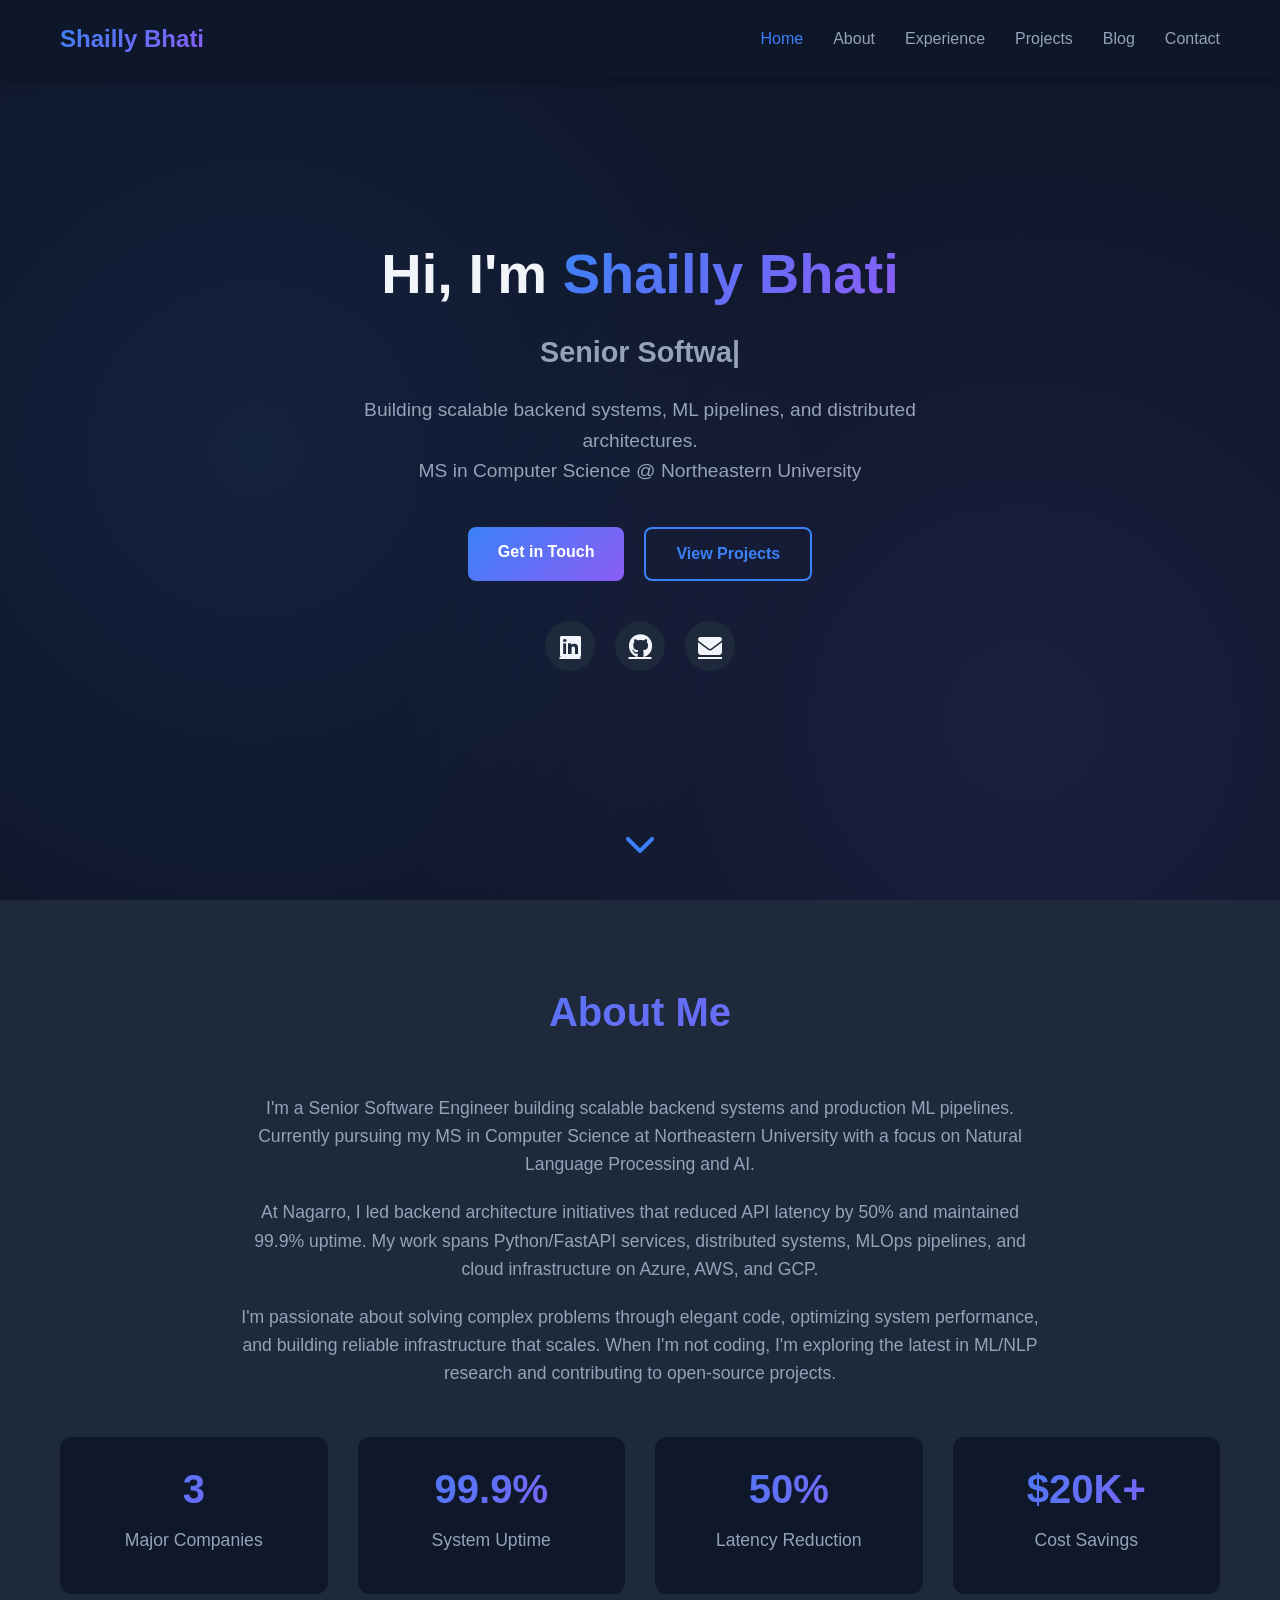
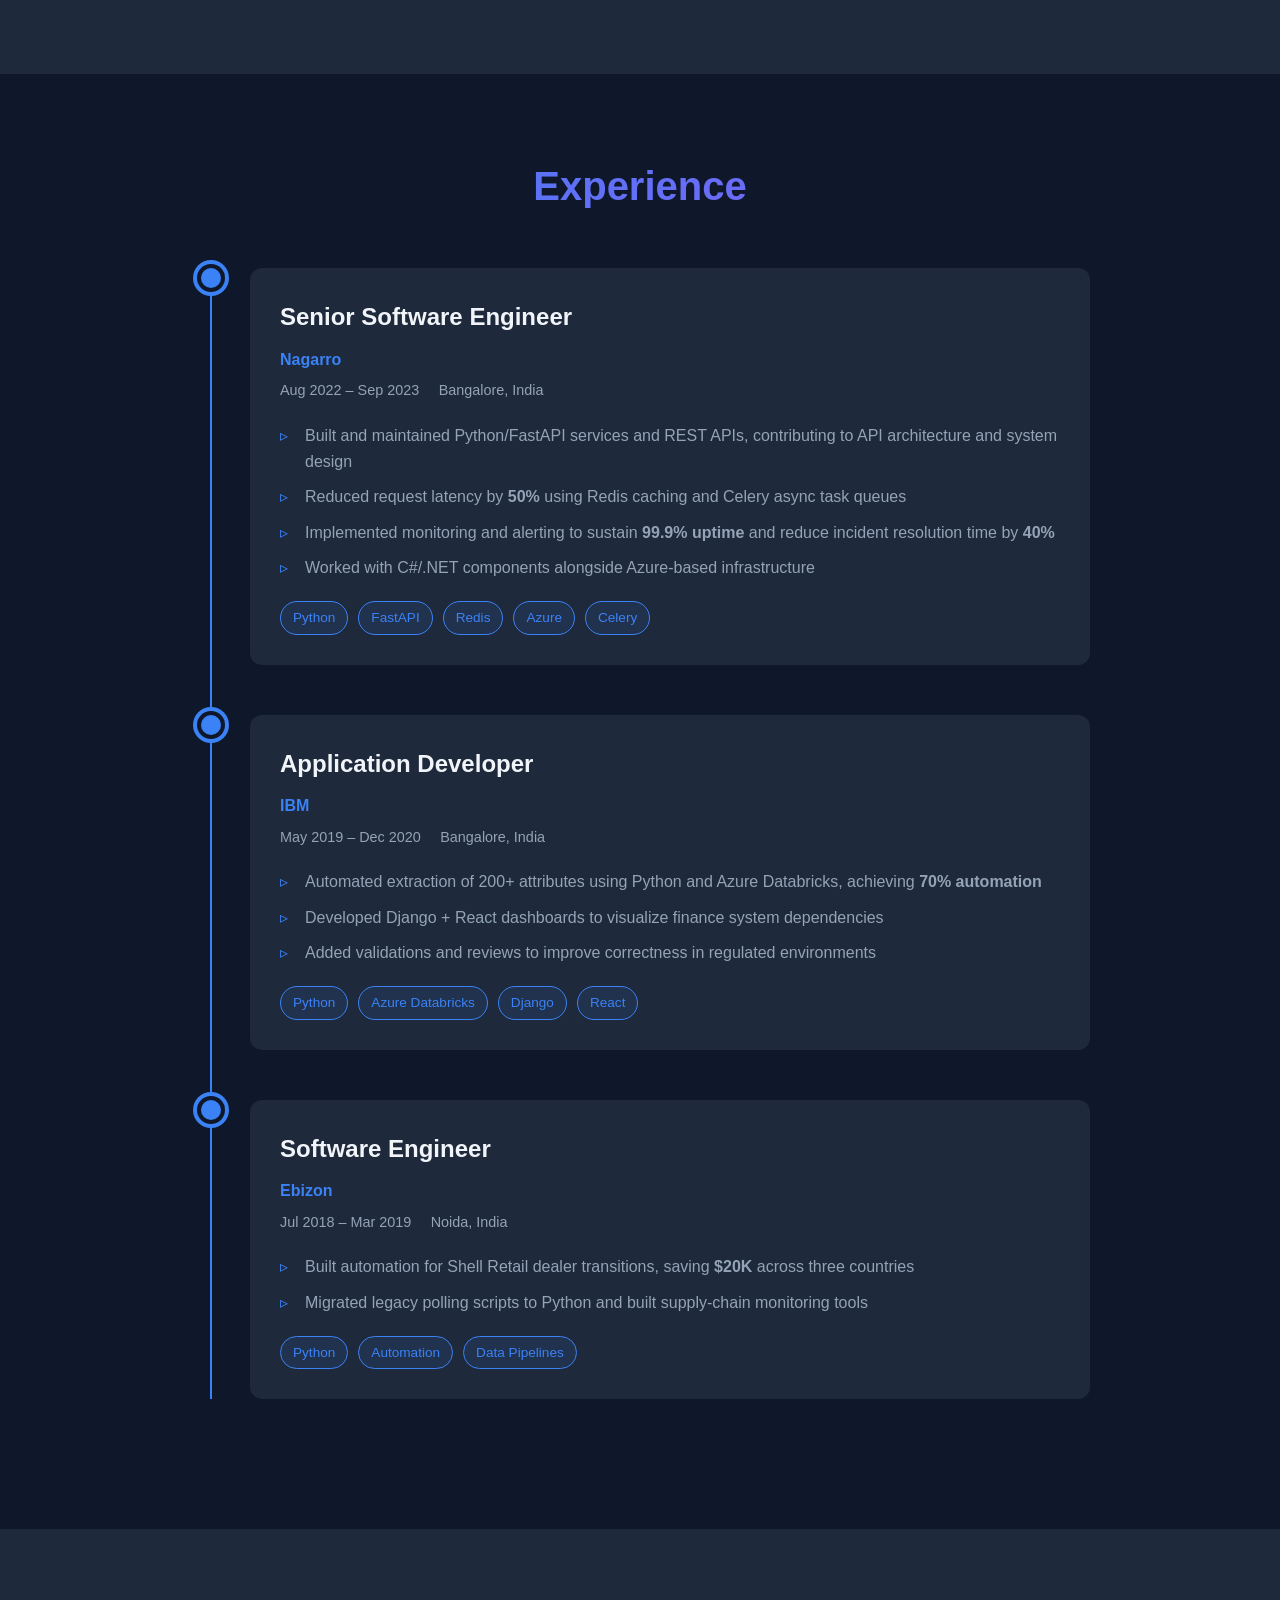
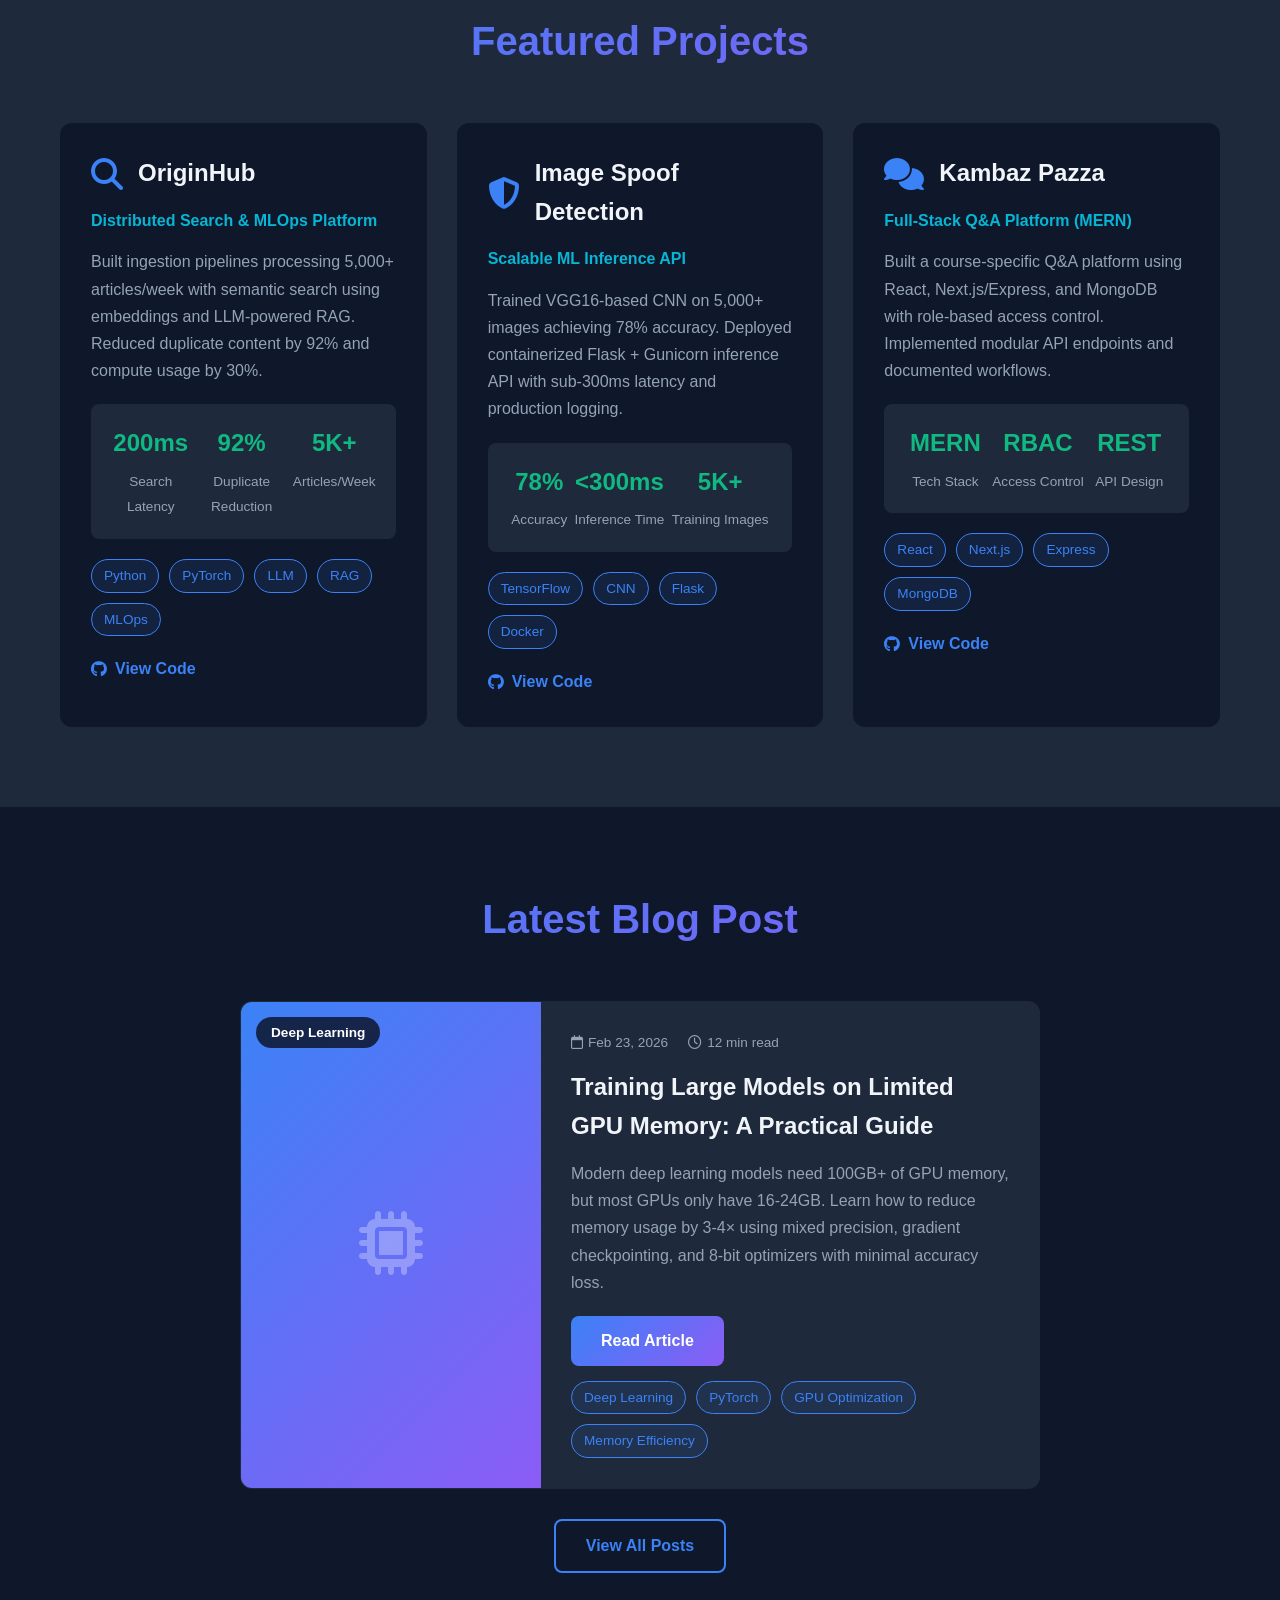
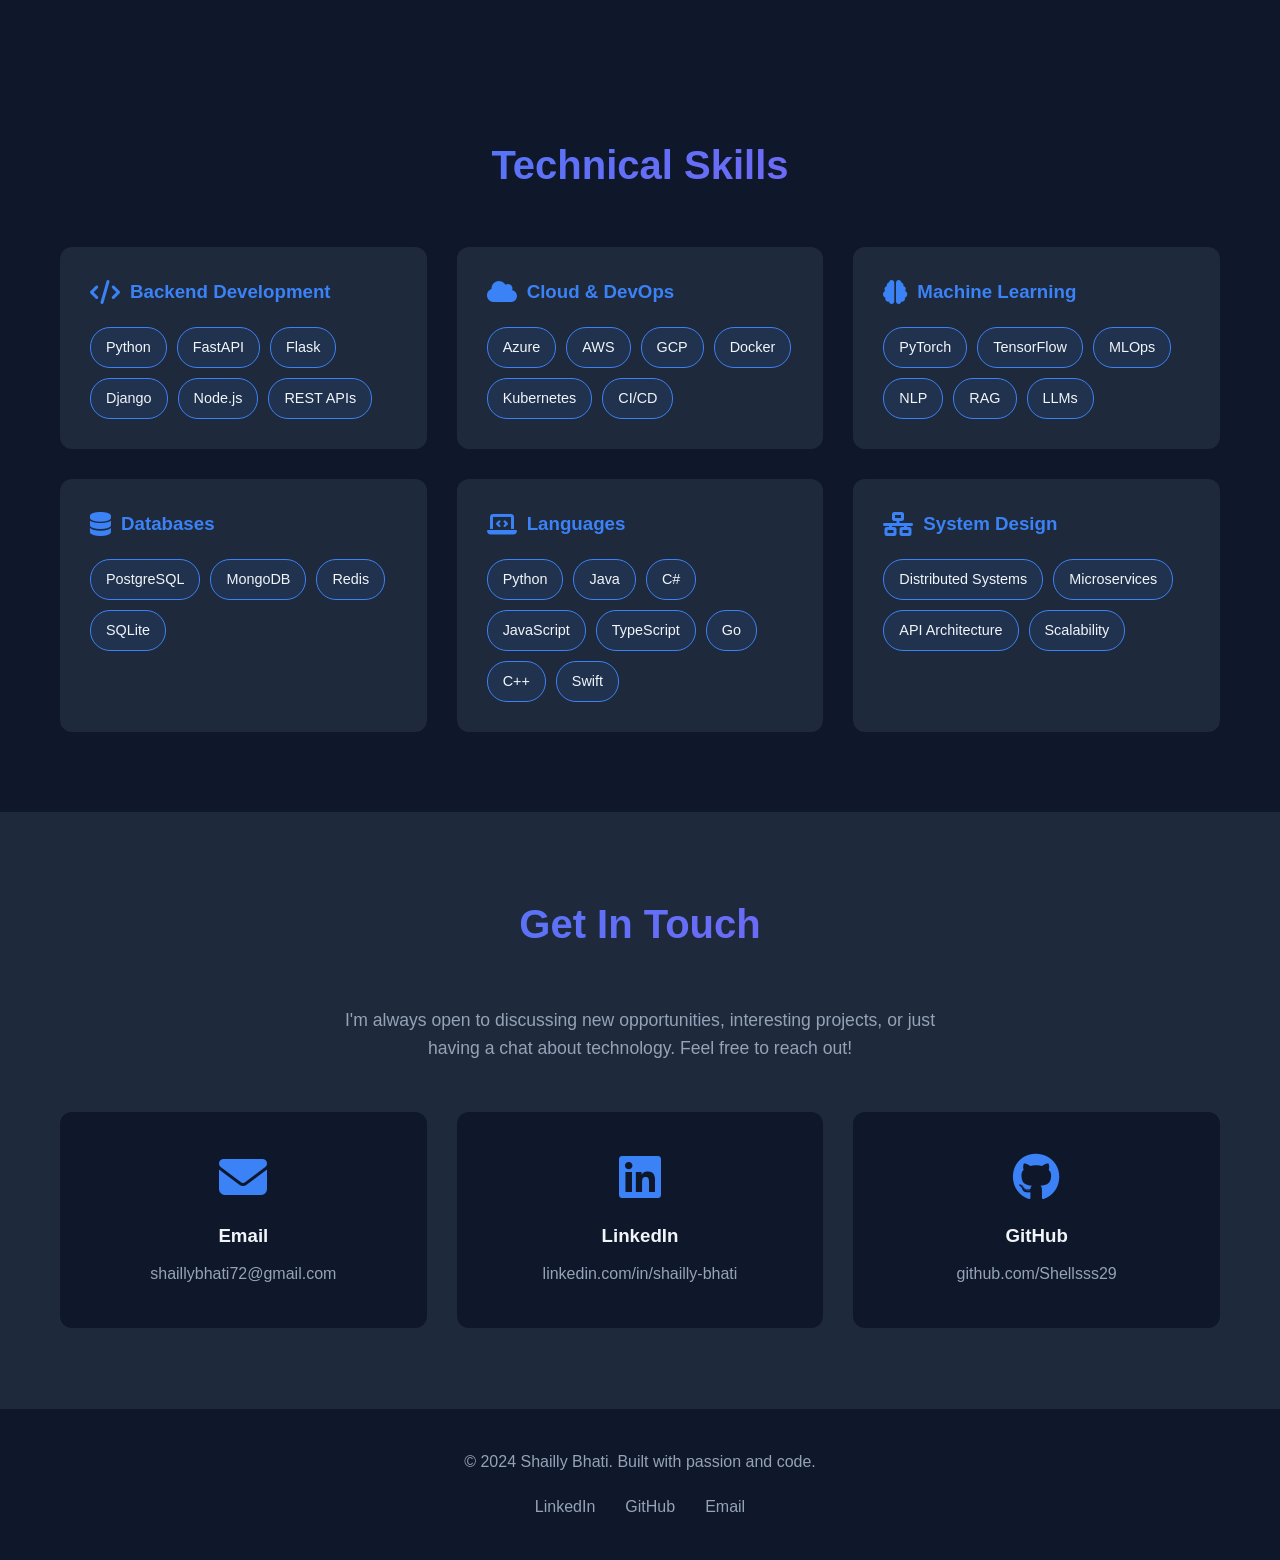
<file: index.html>
<!DOCTYPE html>
<html lang="en">
<head>
    <meta charset="UTF-8">
    <meta name="viewport" content="width=device-width, initial-scale=1.0">
    <meta name="description" content="Shailly Bhati - Senior Software Engineer specializing in Backend Development, MLOps, and Distributed Systems">
    <title>Shailly Bhati | Software Engineer</title>
    <link rel="stylesheet" href="css/style.css">
    <link rel="stylesheet" href="https://cdnjs.cloudflare.com/ajax/libs/font-awesome/6.4.0/css/all.min.css">
</head>
<body>
    <!-- Navigation -->
    <nav class="navbar">
        <div class="container">
            <div class="nav-brand">Shailly Bhati</div>
            <ul class="nav-menu">
                <li><a href="#home" class="nav-link">Home</a></li>
                <li><a href="#about" class="nav-link">About</a></li>
                <li><a href="#experience" class="nav-link">Experience</a></li>
                <li><a href="#projects" class="nav-link">Projects</a></li>
                <li><a href="blog.html" class="nav-link">Blog</a></li>
                <li><a href="#contact" class="nav-link">Contact</a></li>
            </ul>
            <div class="hamburger">
                <span></span>
                <span></span>
                <span></span>
            </div>
        </div>
    </nav>

    <!-- Hero Section -->
    <section id="home" class="hero">
        <div class="container">
            <div class="hero-content">
                <h1 class="hero-title">
                    Hi, I'm <span class="highlight">Shailly Bhati</span>
                </h1>
                <h2 class="hero-subtitle">Senior Software Engineer</h2>
                <p class="hero-description">
                    Building scalable backend systems, ML pipelines, and distributed architectures.
                    <br>MS in Computer Science @ Northeastern University
                </p>
                <div class="hero-buttons">
                    <a href="#contact" class="btn btn-primary">Get in Touch</a>
                    <a href="#projects" class="btn btn-secondary">View Projects</a>
                </div>
                <div class="social-links">
                    <a href="https://www.linkedin.com/in/shailly-bhati" target="_blank" aria-label="LinkedIn">
                        <i class="fab fa-linkedin"></i>
                    </a>
                    <a href="https://github.com/Shellsss29" target="_blank" aria-label="GitHub">
                        <i class="fab fa-github"></i>
                    </a>
                    <a href="mailto:shaillybhati72@gmail.com" aria-label="Email">
                        <i class="fas fa-envelope"></i>
                    </a>
                </div>
            </div>
        </div>
        <div class="scroll-down">
            <a href="#about"><i class="fas fa-chevron-down"></i></a>
        </div>
    </section>

    <!-- About Section -->
    <section id="about" class="about">
        <div class="container">
            <h2 class="section-title">About Me</h2>
            <div class="about-content">
                <div class="about-text">
                    <p>
                        I'm a Senior Software Engineer building scalable backend systems
                        and production ML pipelines. Currently pursuing my MS in Computer Science at Northeastern University
                        with a focus on Natural Language Processing and AI.
                    </p>
                    <p>
                        At Nagarro, I led backend architecture initiatives that reduced API latency by 50% and maintained
                        99.9% uptime. My work spans Python/FastAPI services, distributed systems, MLOps pipelines, and
                        cloud infrastructure on Azure, AWS, and GCP.
                    </p>
                    <p>
                        I'm passionate about solving complex problems through elegant code, optimizing system performance,
                        and building reliable infrastructure that scales. When I'm not coding, I'm exploring the latest
                        in ML/NLP research and contributing to open-source projects.
                    </p>
                    <div class="stats">
                        <div class="stat">
                            <h3>3</h3>
                            <p>Major Companies</p>
                        </div>
                        <div class="stat">
                            <h3>99.9%</h3>
                            <p>System Uptime</p>
                        </div>
                        <div class="stat">
                            <h3>50%</h3>
                            <p>Latency Reduction</p>
                        </div>
                        <div class="stat">
                            <h3>$20K+</h3>
                            <p>Cost Savings</p>
                        </div>
                    </div>
                </div>
            </div>
        </div>
    </section>

    <!-- Experience Section -->
    <section id="experience" class="experience">
        <div class="container">
            <h2 class="section-title">Experience</h2>
            <div class="timeline">
                <!-- Nagarro -->
                <div class="timeline-item">
                    <div class="timeline-dot"></div>
                    <div class="timeline-content">
                        <div class="timeline-header">
                            <h3>Senior Software Engineer</h3>
                            <span class="company">Nagarro</span>
                            <span class="duration">Aug 2022 – Sep 2023</span>
                            <span class="location">Bangalore, India</span>
                        </div>
                        <ul class="timeline-list">
                            <li>Built and maintained Python/FastAPI services and REST APIs, contributing to API architecture and system design</li>
                            <li>Reduced request latency by <strong>50%</strong> using Redis caching and Celery async task queues</li>
                            <li>Implemented monitoring and alerting to sustain <strong>99.9% uptime</strong> and reduce incident resolution time by <strong>40%</strong></li>
                            <li>Worked with C#/.NET components alongside Azure-based infrastructure</li>
                        </ul>
                        <div class="tags">
                            <span class="tag">Python</span>
                            <span class="tag">FastAPI</span>
                            <span class="tag">Redis</span>
                            <span class="tag">Azure</span>
                            <span class="tag">Celery</span>
                        </div>
                    </div>
                </div>

                <!-- IBM -->
                <div class="timeline-item">
                    <div class="timeline-dot"></div>
                    <div class="timeline-content">
                        <div class="timeline-header">
                            <h3>Application Developer</h3>
                            <span class="company">IBM</span>
                            <span class="duration">May 2019 – Dec 2020</span>
                            <span class="location">Bangalore, India</span>
                        </div>
                        <ul class="timeline-list">
                            <li>Automated extraction of 200+ attributes using Python and Azure Databricks, achieving <strong>70% automation</strong></li>
                            <li>Developed Django + React dashboards to visualize finance system dependencies</li>
                            <li>Added validations and reviews to improve correctness in regulated environments</li>
                        </ul>
                        <div class="tags">
                            <span class="tag">Python</span>
                            <span class="tag">Azure Databricks</span>
                            <span class="tag">Django</span>
                            <span class="tag">React</span>
                        </div>
                    </div>
                </div>

                <!-- Ebizon -->
                <div class="timeline-item">
                    <div class="timeline-dot"></div>
                    <div class="timeline-content">
                        <div class="timeline-header">
                            <h3>Software Engineer</h3>
                            <span class="company">Ebizon</span>
                            <span class="duration">Jul 2018 – Mar 2019</span>
                            <span class="location">Noida, India</span>
                        </div>
                        <ul class="timeline-list">
                            <li>Built automation for Shell Retail dealer transitions, saving <strong>$20K</strong> across three countries</li>
                            <li>Migrated legacy polling scripts to Python and built supply-chain monitoring tools</li>
                        </ul>
                        <div class="tags">
                            <span class="tag">Python</span>
                            <span class="tag">Automation</span>
                            <span class="tag">Data Pipelines</span>
                        </div>
                    </div>
                </div>
            </div>
        </div>
    </section>

    <!-- Projects Section -->
    <section id="projects" class="projects">
        <div class="container">
            <h2 class="section-title">Featured Projects</h2>
            <div class="projects-grid">
                <!-- OriginHub -->
                <div class="project-card">
                    <div class="project-header">
                        <i class="fas fa-search project-icon"></i>
                        <h3>OriginHub</h3>
                    </div>
                    <p class="project-subtitle">Distributed Search & MLOps Platform</p>
                    <p class="project-description">
                        Built ingestion pipelines processing 5,000+ articles/week with semantic search using embeddings
                        and LLM-powered RAG. Reduced duplicate content by 92% and compute usage by 30%.
                    </p>
                    <div class="project-metrics">
                        <div class="metric">
                            <strong>200ms</strong>
                            <span>Search Latency</span>
                        </div>
                        <div class="metric">
                            <strong>92%</strong>
                            <span>Duplicate Reduction</span>
                        </div>
                        <div class="metric">
                            <strong>5K+</strong>
                            <span>Articles/Week</span>
                        </div>
                    </div>
                    <div class="tags">
                        <span class="tag">Python</span>
                        <span class="tag">PyTorch</span>
                        <span class="tag">LLM</span>
                        <span class="tag">RAG</span>
                        <span class="tag">MLOps</span>
                    </div>
                    <div class="project-links">
                        <a href="https://github.com/Shellsss29" class="project-link">
                            <i class="fab fa-github"></i> View Code
                        </a>
                    </div>
                </div>

                <!-- Image Spoof Detection -->
                <div class="project-card">
                    <div class="project-header">
                        <i class="fas fa-shield-alt project-icon"></i>
                        <h3>Image Spoof Detection</h3>
                    </div>
                    <p class="project-subtitle">Scalable ML Inference API</p>
                    <p class="project-description">
                        Trained VGG16-based CNN on 5,000+ images achieving 78% accuracy. Deployed containerized
                        Flask + Gunicorn inference API with sub-300ms latency and production logging.
                    </p>
                    <div class="project-metrics">
                        <div class="metric">
                            <strong>78%</strong>
                            <span>Accuracy</span>
                        </div>
                        <div class="metric">
                            <strong>&lt;300ms</strong>
                            <span>Inference Time</span>
                        </div>
                        <div class="metric">
                            <strong>5K+</strong>
                            <span>Training Images</span>
                        </div>
                    </div>
                    <div class="tags">
                        <span class="tag">TensorFlow</span>
                        <span class="tag">CNN</span>
                        <span class="tag">Flask</span>
                        <span class="tag">Docker</span>
                    </div>
                    <div class="project-links">
                        <a href="https://github.com/Shellsss29" class="project-link">
                            <i class="fab fa-github"></i> View Code
                        </a>
                    </div>
                </div>

                <!-- Kambaz Pazza -->
                <div class="project-card">
                    <div class="project-header">
                        <i class="fas fa-comments project-icon"></i>
                        <h3>Kambaz Pazza</h3>
                    </div>
                    <p class="project-subtitle">Full-Stack Q&A Platform (MERN)</p>
                    <p class="project-description">
                        Built a course-specific Q&A platform using React, Next.js/Express, and MongoDB with
                        role-based access control. Implemented modular API endpoints and documented workflows.
                    </p>
                    <div class="project-metrics">
                        <div class="metric">
                            <strong>MERN</strong>
                            <span>Tech Stack</span>
                        </div>
                        <div class="metric">
                            <strong>RBAC</strong>
                            <span>Access Control</span>
                        </div>
                        <div class="metric">
                            <strong>REST</strong>
                            <span>API Design</span>
                        </div>
                    </div>
                    <div class="tags">
                        <span class="tag">React</span>
                        <span class="tag">Next.js</span>
                        <span class="tag">Express</span>
                        <span class="tag">MongoDB</span>
                    </div>
                    <div class="project-links">
                        <a href="https://github.com/Shellsss29" class="project-link">
                            <i class="fab fa-github"></i> View Code
                        </a>
                    </div>
                </div>
            </div>
        </div>
    </section>

    <!-- Blog Section -->
    <section id="blog" class="blog-section">
        <div class="container">
            <h2 class="section-title">Latest Blog Post</h2>
            <div class="blog-preview">
                <article class="blog-card">
                    <div class="blog-image">
                        <div class="blog-category">Deep Learning</div>
                        <div class="blog-placeholder">
                            <i class="fas fa-microchip"></i>
                        </div>
                    </div>
                    <div class="blog-content">
                        <div class="blog-meta">
                            <span><i class="far fa-calendar"></i> Feb 23, 2026</span>
                            <span><i class="far fa-clock"></i> 12 min read</span>
                        </div>
                        <h3>Training Large Models on Limited GPU Memory: A Practical Guide</h3>
                        <p>
                            Modern deep learning models need 100GB+ of GPU memory, but most GPUs only have 16-24GB.
                            Learn how to reduce memory usage by 3-4× using mixed precision, gradient checkpointing,
                            and 8-bit optimizers with minimal accuracy loss.
                        </p>
                        <a href="blog-post-2.html" class="btn btn-primary">Read Article</a>
                        <div class="blog-tags">
                            <span class="tag">Deep Learning</span>
                            <span class="tag">PyTorch</span>
                            <span class="tag">GPU Optimization</span>
                            <span class="tag">Memory Efficiency</span>
                        </div>
                    </div>
                </article>
            </div>
            <div style="text-align: center; margin-top: 30px;">
                <a href="blog.html" class="btn btn-secondary">View All Posts</a>
            </div>
        </div>
    </section>

    <!-- Skills Section -->
    <section id="skills" class="skills">
        <div class="container">
            <h2 class="section-title">Technical Skills</h2>
            <div class="skills-grid">
                <div class="skill-category">
                    <h3><i class="fas fa-code"></i> Backend Development</h3>
                    <div class="skill-tags">
                        <span class="skill-tag">Python</span>
                        <span class="skill-tag">FastAPI</span>
                        <span class="skill-tag">Flask</span>
                        <span class="skill-tag">Django</span>
                        <span class="skill-tag">Node.js</span>
                        <span class="skill-tag">REST APIs</span>
                    </div>
                </div>

                <div class="skill-category">
                    <h3><i class="fas fa-cloud"></i> Cloud & DevOps</h3>
                    <div class="skill-tags">
                        <span class="skill-tag">Azure</span>
                        <span class="skill-tag">AWS</span>
                        <span class="skill-tag">GCP</span>
                        <span class="skill-tag">Docker</span>
                        <span class="skill-tag">Kubernetes</span>
                        <span class="skill-tag">CI/CD</span>
                    </div>
                </div>

                <div class="skill-category">
                    <h3><i class="fas fa-brain"></i> Machine Learning</h3>
                    <div class="skill-tags">
                        <span class="skill-tag">PyTorch</span>
                        <span class="skill-tag">TensorFlow</span>
                        <span class="skill-tag">MLOps</span>
                        <span class="skill-tag">NLP</span>
                        <span class="skill-tag">RAG</span>
                        <span class="skill-tag">LLMs</span>
                    </div>
                </div>

                <div class="skill-category">
                    <h3><i class="fas fa-database"></i> Databases</h3>
                    <div class="skill-tags">
                        <span class="skill-tag">PostgreSQL</span>
                        <span class="skill-tag">MongoDB</span>
                        <span class="skill-tag">Redis</span>
                        <span class="skill-tag">SQLite</span>
                    </div>
                </div>

                <div class="skill-category">
                    <h3><i class="fas fa-laptop-code"></i> Languages</h3>
                    <div class="skill-tags">
                        <span class="skill-tag">Python</span>
                        <span class="skill-tag">Java</span>
                        <span class="skill-tag">C#</span>
                        <span class="skill-tag">JavaScript</span>
                        <span class="skill-tag">TypeScript</span>
                        <span class="skill-tag">Go</span>
                        <span class="skill-tag">C++</span>
                        <span class="skill-tag">Swift</span>
                    </div>
                </div>

                <div class="skill-category">
                    <h3><i class="fas fa-network-wired"></i> System Design</h3>
                    <div class="skill-tags">
                        <span class="skill-tag">Distributed Systems</span>
                        <span class="skill-tag">Microservices</span>
                        <span class="skill-tag">API Architecture</span>
                        <span class="skill-tag">Scalability</span>
                    </div>
                </div>
            </div>
        </div>
    </section>

    <!-- Contact Section -->
    <section id="contact" class="contact">
        <div class="container">
            <h2 class="section-title">Get In Touch</h2>
            <p class="contact-intro">
                I'm always open to discussing new opportunities, interesting projects,
                or just having a chat about technology. Feel free to reach out!
            </p>
            <div class="contact-grid">
                <a href="mailto:shaillybhati72@gmail.com" class="contact-card">
                    <i class="fas fa-envelope"></i>
                    <h3>Email</h3>
                    <p>shaillybhati72@gmail.com</p>
                </a>
                <a href="https://www.linkedin.com/in/shailly-bhati" target="_blank" class="contact-card">
                    <i class="fab fa-linkedin"></i>
                    <h3>LinkedIn</h3>
                    <p>linkedin.com/in/shailly-bhati</p>
                </a>
                <a href="https://github.com/Shellsss29" target="_blank" class="contact-card">
                    <i class="fab fa-github"></i>
                    <h3>GitHub</h3>
                    <p>github.com/Shellsss29</p>
                </a>
            </div>
        </div>
    </section>

    <!-- Footer -->
    <footer class="footer">
        <div class="container">
            <p>&copy; 2024 Shailly Bhati. Built with passion and code.</p>
            <div class="footer-links">
                <a href="https://www.linkedin.com/in/shailly-bhati" target="_blank">LinkedIn</a>
                <a href="https://github.com/Shellsss29" target="_blank">GitHub</a>
                <a href="mailto:shaillybhati72@gmail.com">Email</a>
            </div>
        </div>
    </footer>

    <script src="js/script.js"></script>
</body>
</html>
</file>
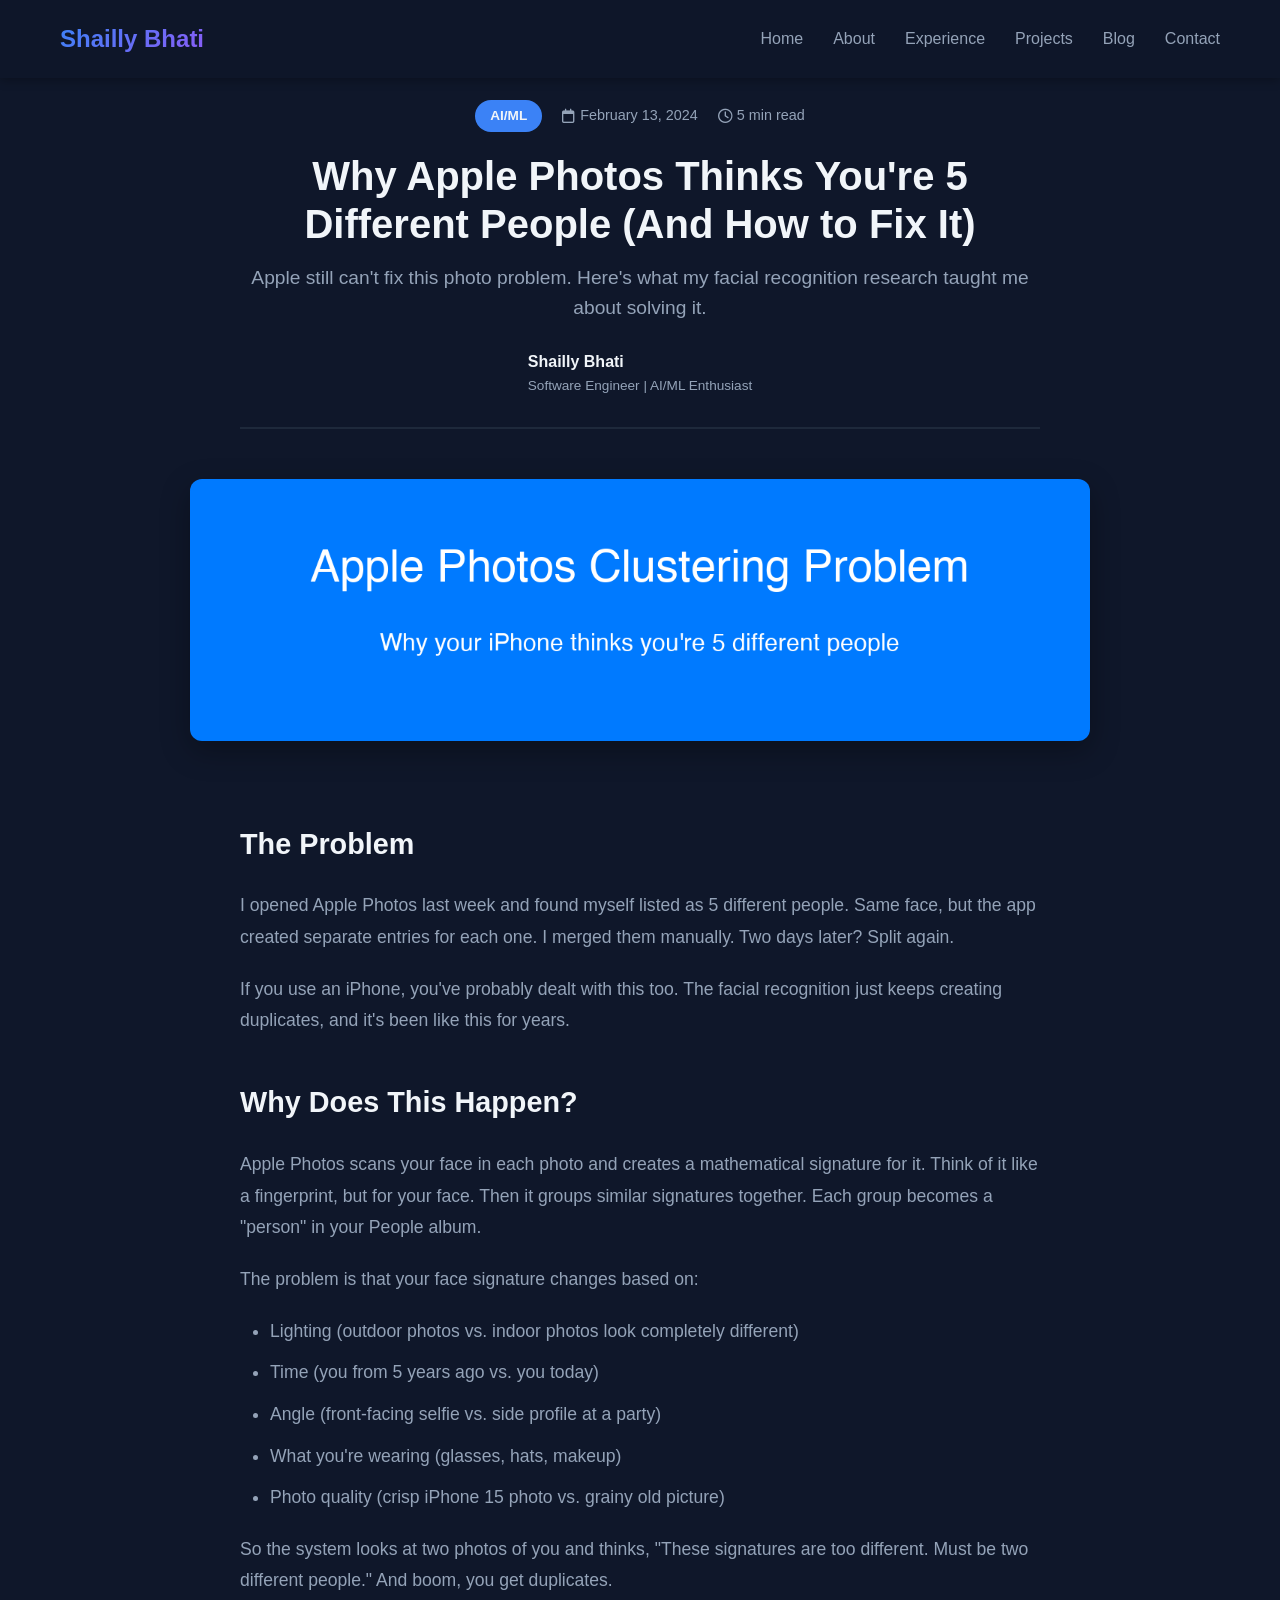
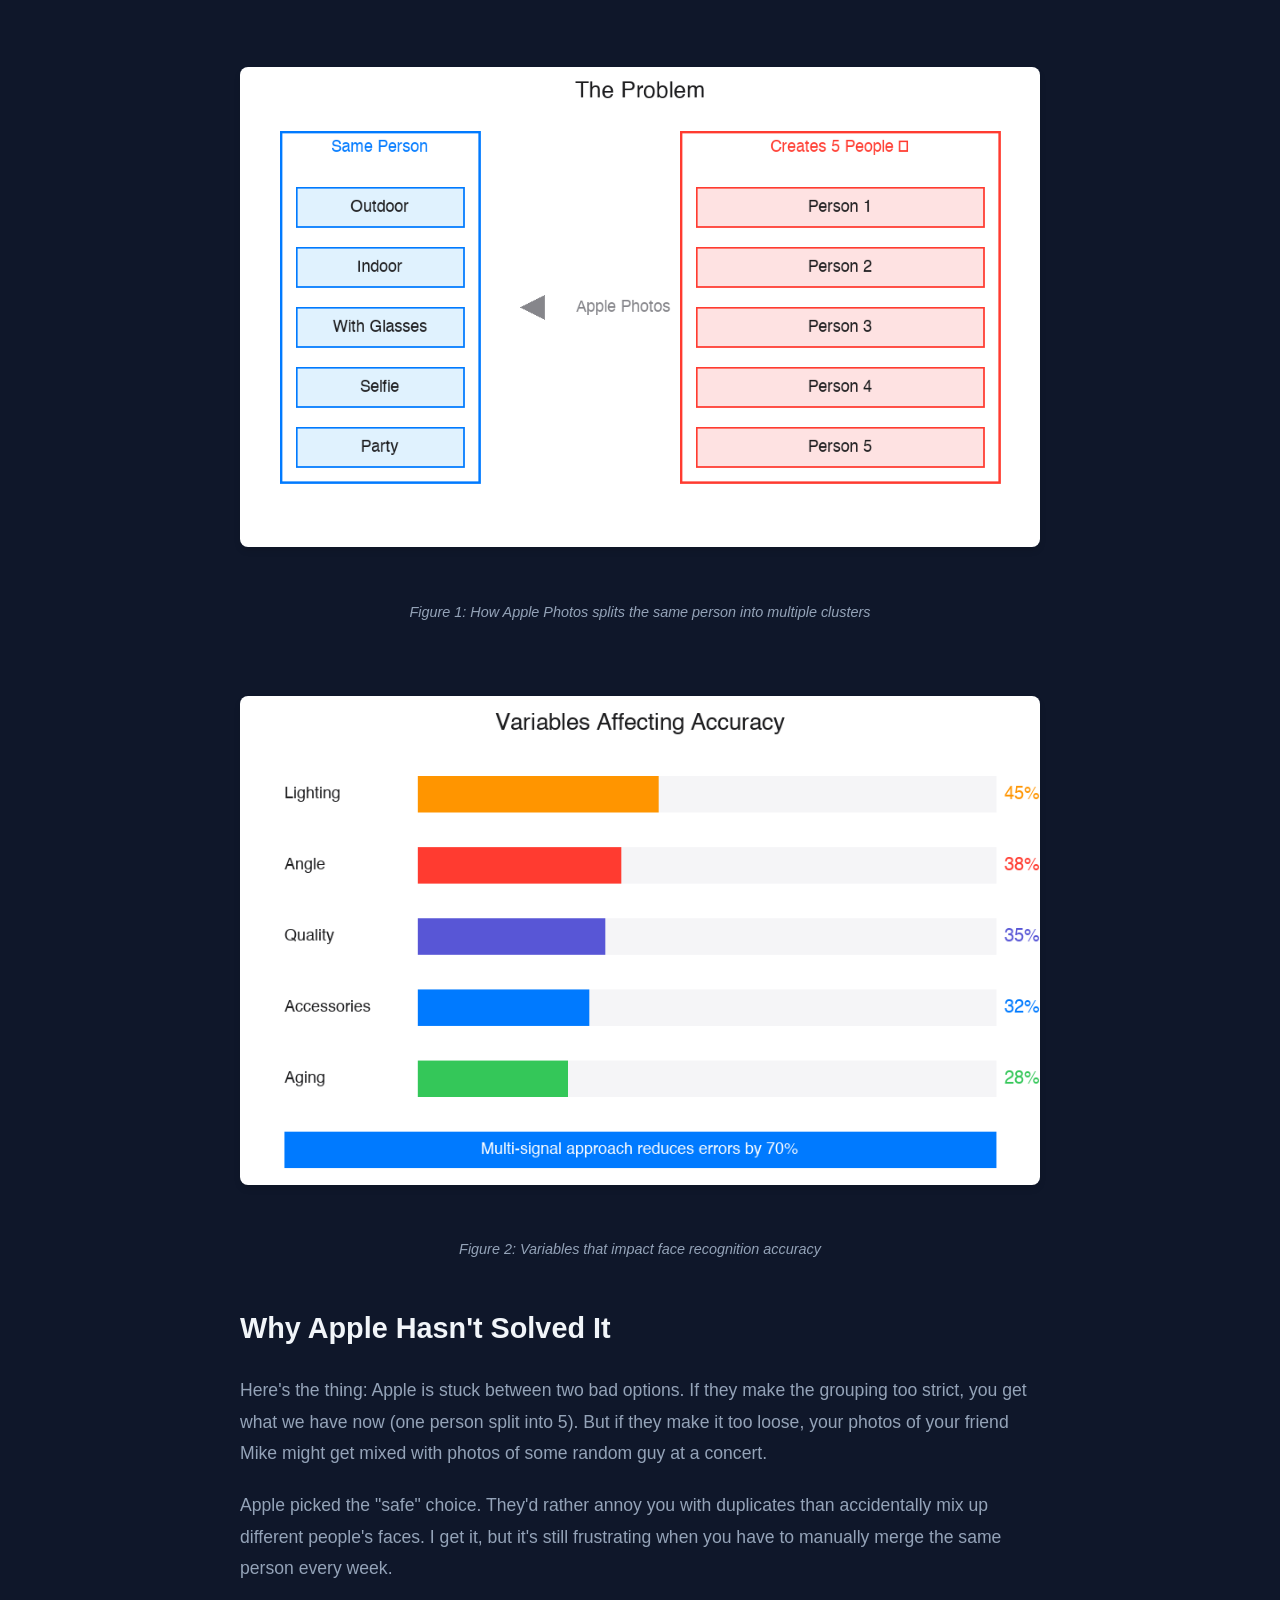
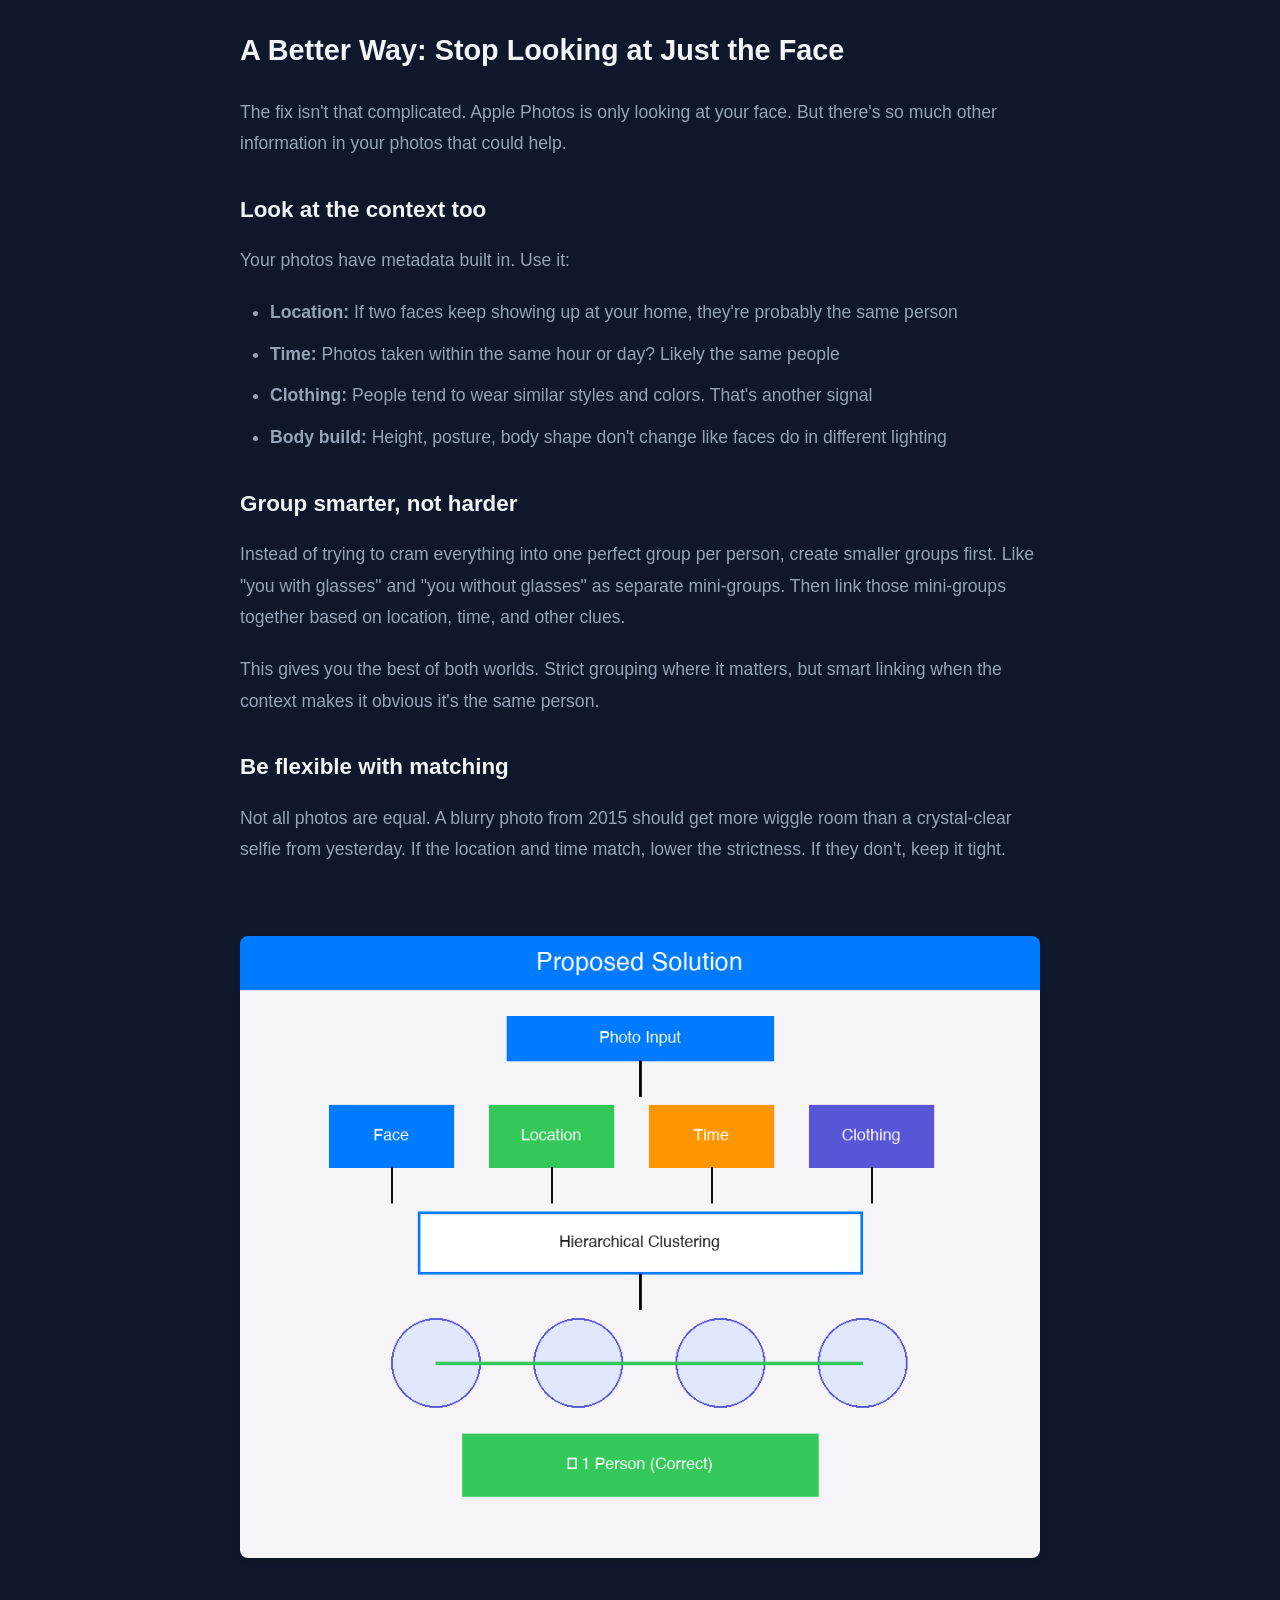
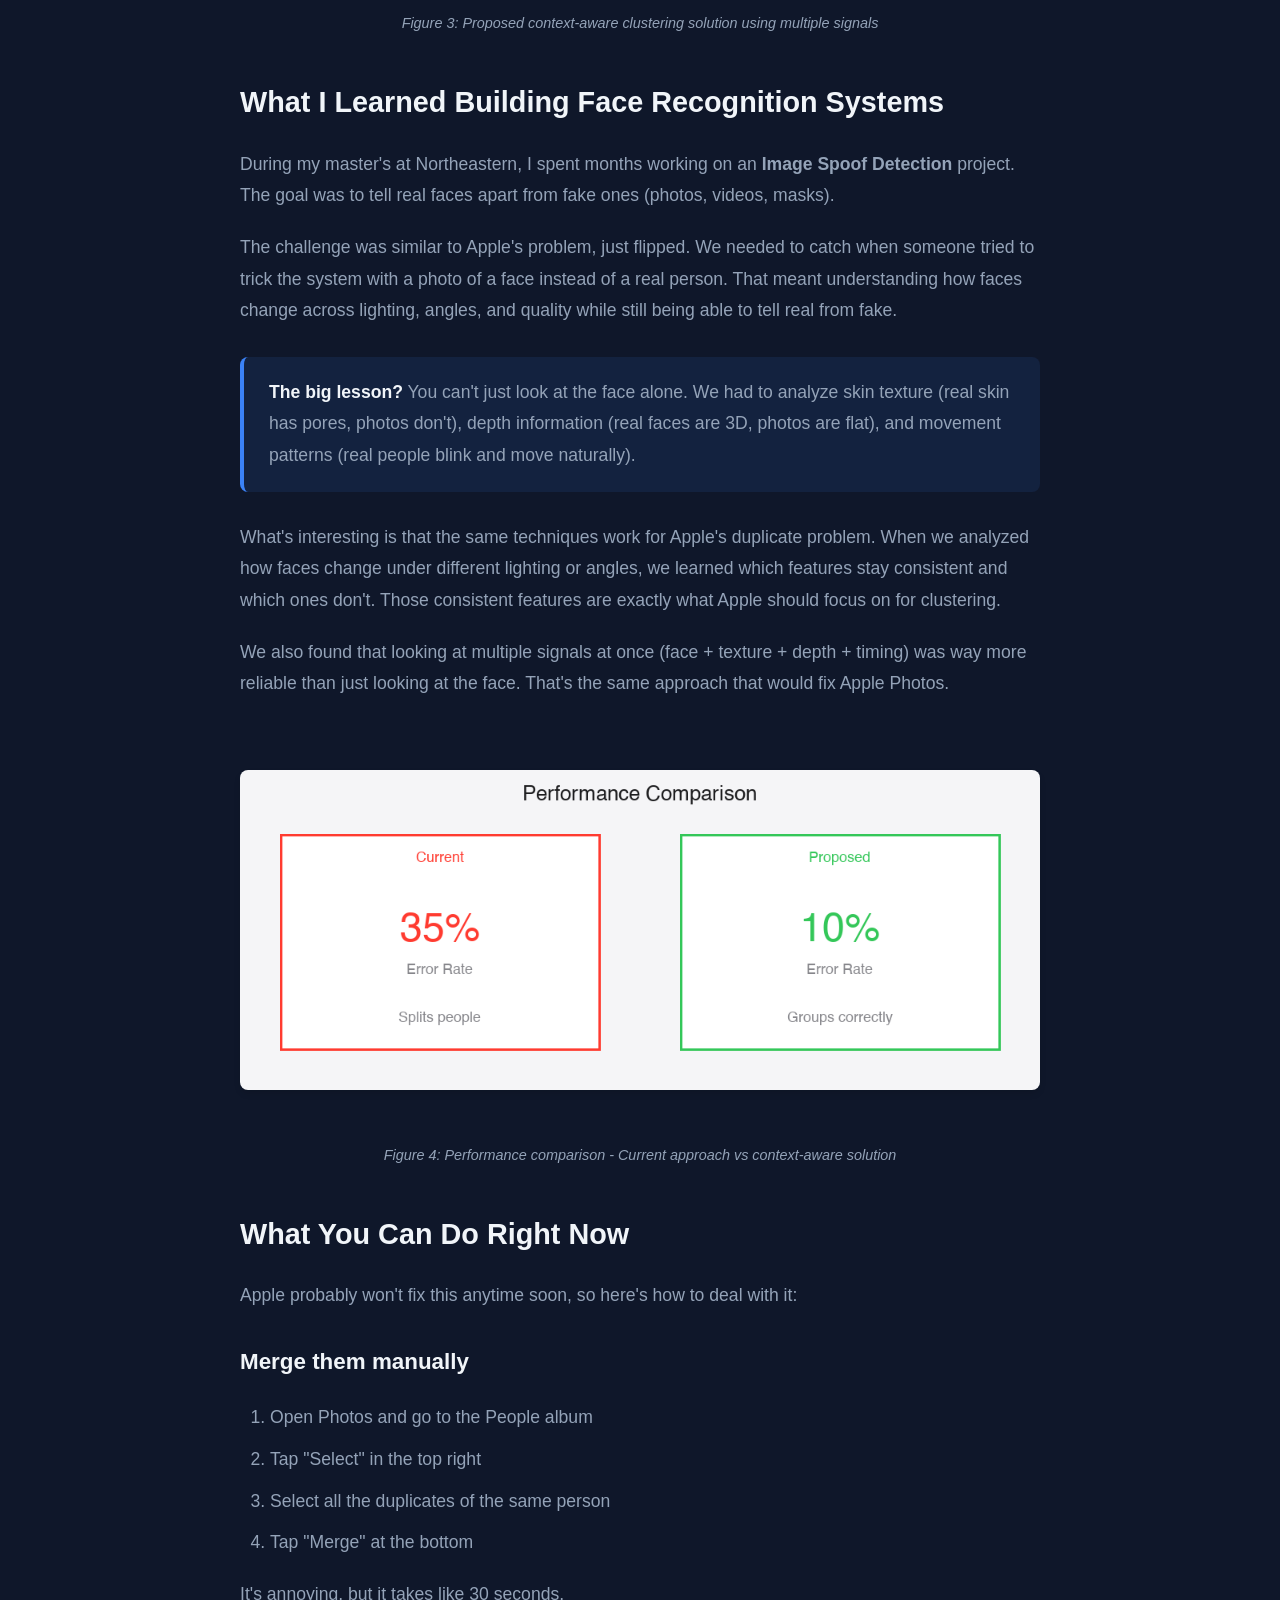
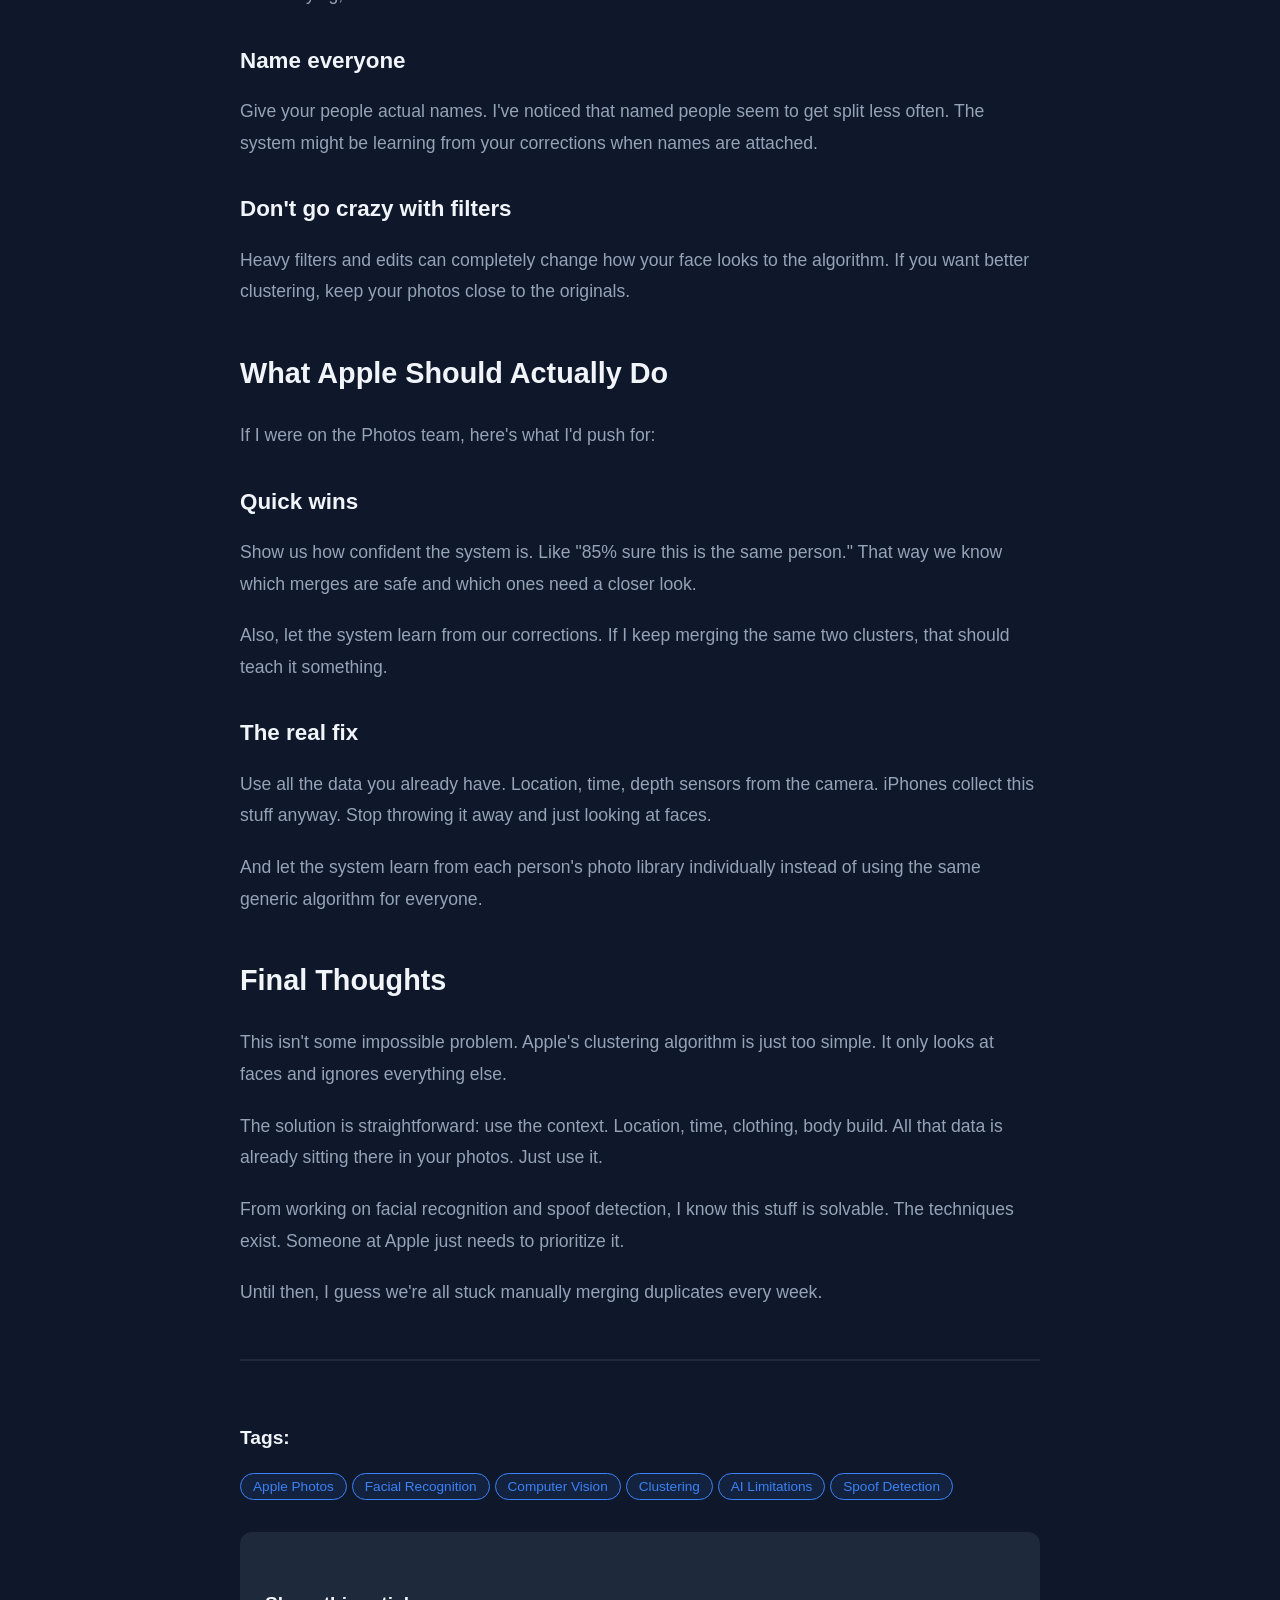
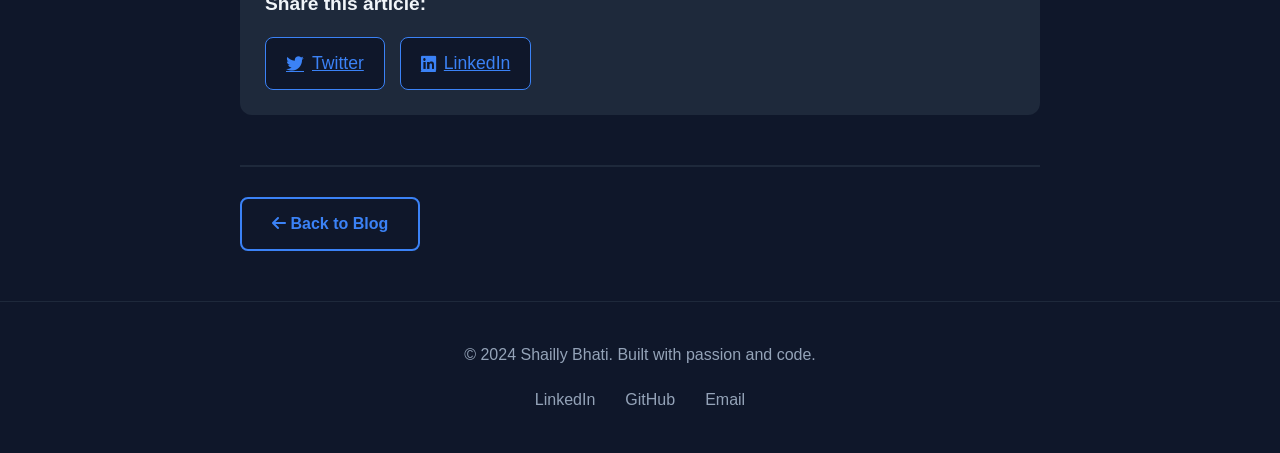
<file: blog-post-1.html>
<!DOCTYPE html>
<html lang="en">
<head>
    <meta charset="UTF-8">
    <meta name="viewport" content="width=device-width, initial-scale=1.0">
    <meta name="description" content="Why Apple Photos splits the same person into multiple clusters and how to fix it with context-aware facial recognition">
    <title>Why Apple Photos Thinks You're 5 Different People | Shailly Bhati</title>

    <!-- Open Graph Meta Tags for LinkedIn/Facebook -->
    <meta property="og:type" content="article">
    <meta property="og:title" content="Why Apple Photos Thinks You're 5 Different People">
    <meta property="og:description" content="Your iPhone splits you into multiple people. Here's why it happens and how to fix it with context-aware facial recognition.">
    <meta property="og:image" content="https://shellsss29.github.io/images/apple-photos-og-image.png?t=1771089488">
    <meta property="og:image:secure_url" content="https://shellsss29.github.io/images/apple-photos-og-image.png?t=1771089488">
    <meta property="og:image:type" content="image/png">
    <meta property="og:image:width" content="1200">
    <meta property="og:image:height" content="630">
    <meta property="og:image:alt" content="Apple Photos clustering problem - 1 person becomes 5 people">
    <meta property="og:url" content="https://shellsss29.github.io/blog-post-1.html">
    <meta property="og:site_name" content="Shailly Bhati - Software Engineer">
    <meta property="article:author" content="Shailly Bhati">
    <meta property="article:published_time" content="2024-02-13T00:00:00Z">

    <!-- Twitter Card Meta Tags -->
    <meta name="twitter:card" content="summary_large_image">
    <meta name="twitter:title" content="Why Apple Photos Thinks You're 5 Different People">
    <meta name="twitter:description" content="Your iPhone splits you into multiple people. Here's why and how to fix it.">
    <meta name="twitter:image" content="https://shellsss29.github.io/images/apple-photos-og-image.png?t=1771089488">
    <meta name="twitter:image:alt" content="Apple Photos clustering problem visualization">
    <link rel="stylesheet" href="css/style.css">
    <link rel="stylesheet" href="css/blog.css">
    <link rel="stylesheet" href="https://cdnjs.cloudflare.com/ajax/libs/font-awesome/6.4.0/css/all.min.css">
</head>
<body>
    <!-- Navigation -->
    <nav class="navbar">
        <div class="container">
            <div class="nav-brand">Shailly Bhati</div>
            <ul class="nav-menu">
                <li><a href="index.html#home" class="nav-link">Home</a></li>
                <li><a href="index.html#about" class="nav-link">About</a></li>
                <li><a href="index.html#experience" class="nav-link">Experience</a></li>
                <li><a href="index.html#projects" class="nav-link">Projects</a></li>
                <li><a href="blog.html" class="nav-link">Blog</a></li>
                <li><a href="index.html#contact" class="nav-link">Contact</a></li>
            </ul>
        </div>
    </nav>

    <!-- Blog Post -->
    <article class="blog-post-page">
        <div class="container">
            <div class="post-header">
                <div class="post-meta">
                    <span class="post-category">AI/ML</span>
                    <span class="post-date"><i class="far fa-calendar"></i> February 13, 2024</span>
                    <span class="post-read-time"><i class="far fa-clock"></i> 5 min read</span>
                </div>
                <h1>Why Apple Photos Thinks You're 5 Different People (And How to Fix It)</h1>
                <p class="post-subtitle">
                    Apple still can't fix this photo problem. Here's what my facial recognition research taught me about solving it.
                </p>
                <div class="author-info">
                    <div class="author-details">
                        <strong>Shailly Bhati</strong>
                        <span>Software Engineer | AI/ML Enthusiast</span>
                    </div>
                </div>
            </div>

            <!-- Featured Image -->
            <div class="post-featured-image">
                <img src="images/blog-header.png" alt="Apple Photos clustering problem visualization" style="width: 100%; border-radius: 12px; margin-bottom: 30px;">
            </div>

            <div class="post-content">

                <h2>The Problem</h2>

                <p>
                    I opened Apple Photos last week and found myself listed as 5 different people. Same face, but the app
                    created separate entries for each one. I merged them manually. Two days later? Split again.
                </p>

                <p>
                    If you use an iPhone, you've probably dealt with this too. The facial recognition just keeps creating
                    duplicates, and it's been like this for years.
                </p>

                <h2>Why Does This Happen?</h2>

                <p>
                    Apple Photos scans your face in each photo and creates a mathematical signature for it. Think of it
                    like a fingerprint, but for your face. Then it groups similar signatures together. Each group becomes
                    a "person" in your People album.
                </p>

                <p>The problem is that your face signature changes based on:</p>
                <ul>
                    <li>Lighting (outdoor photos vs. indoor photos look completely different)</li>
                    <li>Time (you from 5 years ago vs. you today)</li>
                    <li>Angle (front-facing selfie vs. side profile at a party)</li>
                    <li>What you're wearing (glasses, hats, makeup)</li>
                    <li>Photo quality (crisp iPhone 15 photo vs. grainy old picture)</li>
                </ul>

                <p>
                    So the system looks at two photos of you and thinks, "These signatures are too different. Must be
                    two different people." And boom, you get duplicates.
                </p>

                <!-- Problem Diagram -->
                <div class="blog-image-container">
                    <img src="images/problem-diagram.png" alt="Apple Photos clustering problem diagram" style="width: 100%; border-radius: 8px; margin: 30px 0; box-shadow: 0 4px 6px rgba(0,0,0,0.1);">
                    <p class="image-caption">Figure 1: How Apple Photos splits the same person into multiple clusters</p>
                </div>

                <!-- Statistics Chart -->
                <div class="blog-image-container">
                    <img src="images/statistics-chart.png" alt="Face recognition accuracy factors" style="width: 100%; border-radius: 8px; margin: 30px 0; box-shadow: 0 4px 6px rgba(0,0,0,0.1);">
                    <p class="image-caption">Figure 2: Variables that impact face recognition accuracy</p>
                </div>

                <h2>Why Apple Hasn't Solved It</h2>

                <p>
                    Here's the thing: Apple is stuck between two bad options. If they make the grouping too strict, you
                    get what we have now (one person split into 5). But if they make it too loose, your photos of your
                    friend Mike might get mixed with photos of some random guy at a concert.
                </p>

                <p>
                    Apple picked the "safe" choice. They'd rather annoy you with duplicates than accidentally mix up
                    different people's faces. I get it, but it's still frustrating when you have to manually merge
                    the same person every week.
                </p>

                <h2>A Better Way: Stop Looking at Just the Face</h2>

                <p>
                    The fix isn't that complicated. Apple Photos is only looking at your face. But there's so much
                    other information in your photos that could help.
                </p>

                <h3>Look at the context too</h3>

                <p>Your photos have metadata built in. Use it:</p>
                <ul>
                    <li><strong>Location:</strong> If two faces keep showing up at your home, they're probably the same person</li>
                    <li><strong>Time:</strong> Photos taken within the same hour or day? Likely the same people</li>
                    <li><strong>Clothing:</strong> People tend to wear similar styles and colors. That's another signal</li>
                    <li><strong>Body build:</strong> Height, posture, body shape don't change like faces do in different lighting</li>
                </ul>

                <h3>Group smarter, not harder</h3>

                <p>
                    Instead of trying to cram everything into one perfect group per person, create smaller groups first.
                    Like "you with glasses" and "you without glasses" as separate mini-groups. Then link those mini-groups
                    together based on location, time, and other clues.
                </p>

                <p>
                    This gives you the best of both worlds. Strict grouping where it matters, but smart linking when
                    the context makes it obvious it's the same person.
                </p>

                <h3>Be flexible with matching</h3>

                <p>
                    Not all photos are equal. A blurry photo from 2015 should get more wiggle room than a crystal-clear
                    selfie from yesterday. If the location and time match, lower the strictness. If they don't, keep it tight.
                </p>

                <!-- Solution Flowchart -->
                <div class="blog-image-container">
                    <img src="images/solution-flowchart.png" alt="Context-aware facial recognition solution flowchart" style="width: 100%; border-radius: 8px; margin: 30px 0; box-shadow: 0 4px 6px rgba(0,0,0,0.1);">
                    <p class="image-caption">Figure 3: Proposed context-aware clustering solution using multiple signals</p>
                </div>

                <h2>What I Learned Building Face Recognition Systems</h2>

                <p>
                    During my master's at Northeastern, I spent months working on an <strong>Image Spoof Detection</strong>
                    project. The goal was to tell real faces apart from fake ones (photos, videos, masks).
                </p>

                <p>
                    The challenge was similar to Apple's problem, just flipped. We needed to catch when someone tried
                    to trick the system with a photo of a face instead of a real person. That meant understanding how
                    faces change across lighting, angles, and quality while still being able to tell real from fake.
                </p>

                <div class="callout callout-info">
                    <strong>The big lesson?</strong> You can't just look at the face alone. We had to analyze skin texture
                    (real skin has pores, photos don't), depth information (real faces are 3D, photos are flat), and
                    movement patterns (real people blink and move naturally).
                </div>

                <p>
                    What's interesting is that the same techniques work for Apple's duplicate problem. When we analyzed
                    how faces change under different lighting or angles, we learned which features stay consistent and
                    which ones don't. Those consistent features are exactly what Apple should focus on for clustering.
                </p>

                <p>
                    We also found that looking at multiple signals at once (face + texture + depth + timing) was way
                    more reliable than just looking at the face. That's the same approach that would fix Apple Photos.
                </p>

                <!-- Comparison Chart -->
                <div class="blog-image-container">
                    <img src="images/comparison-chart.png" alt="Current vs proposed solution comparison" style="width: 100%; border-radius: 8px; margin: 30px 0; box-shadow: 0 4px 6px rgba(0,0,0,0.1);">
                    <p class="image-caption">Figure 4: Performance comparison - Current approach vs context-aware solution</p>
                </div>

                <h2>What You Can Do Right Now</h2>

                <p>
                    Apple probably won't fix this anytime soon, so here's how to deal with it:
                </p>

                <h3>Merge them manually</h3>
                <ol>
                    <li>Open Photos and go to the People album</li>
                    <li>Tap "Select" in the top right</li>
                    <li>Select all the duplicates of the same person</li>
                    <li>Tap "Merge" at the bottom</li>
                </ol>
                <p>It's annoying, but it takes like 30 seconds.</p>

                <h3>Name everyone</h3>
                <p>
                    Give your people actual names. I've noticed that named people seem to get split less often.
                    The system might be learning from your corrections when names are attached.
                </p>

                <h3>Don't go crazy with filters</h3>
                <p>
                    Heavy filters and edits can completely change how your face looks to the algorithm. If you want
                    better clustering, keep your photos close to the originals.
                </p>

                <h2>What Apple Should Actually Do</h2>

                <p>
                    If I were on the Photos team, here's what I'd push for:
                </p>

                <h3>Quick wins</h3>
                <p>
                    Show us how confident the system is. Like "85% sure this is the same person." That way we know
                    which merges are safe and which ones need a closer look.
                </p>
                <p>
                    Also, let the system learn from our corrections. If I keep merging the same two clusters, that
                    should teach it something.
                </p>

                <h3>The real fix</h3>
                <p>
                    Use all the data you already have. Location, time, depth sensors from the camera. iPhones collect
                    this stuff anyway. Stop throwing it away and just looking at faces.
                </p>
                <p>
                    And let the system learn from each person's photo library individually instead of using the same
                    generic algorithm for everyone.
                </p>

                <h2>Final Thoughts</h2>

                <p>
                    This isn't some impossible problem. Apple's clustering algorithm is just too simple. It only looks
                    at faces and ignores everything else.
                </p>

                <p>
                    The solution is straightforward: use the context. Location, time, clothing, body build. All that
                    data is already sitting there in your photos. Just use it.
                </p>

                <p>
                    From working on facial recognition and spoof detection, I know this stuff is solvable. The techniques
                    exist. Someone at Apple just needs to prioritize it.
                </p>

                <p>Until then, I guess we're all stuck manually merging duplicates every week.</p>

                <div class="post-tags">
                    <h3>Tags:</h3>
                    <span class="tag">Apple Photos</span>
                    <span class="tag">Facial Recognition</span>
                    <span class="tag">Computer Vision</span>
                    <span class="tag">Clustering</span>
                    <span class="tag">AI Limitations</span>
                    <span class="tag">Spoof Detection</span>
                </div>

                <div class="post-share">
                    <h3>Share this article:</h3>
                    <div class="share-buttons">
                        <a href="https://twitter.com/intent/tweet?text=Why Apple Photos Thinks You're 5 Different People&url=https://shellsss29.github.io/blog-post-1.html" target="_blank" class="share-btn">
                            <i class="fab fa-twitter"></i> Twitter
                        </a>
                        <a href="https://www.linkedin.com/sharing/share-offsite/?url=https://shellsss29.github.io/blog-post-1.html" target="_blank" class="share-btn">
                            <i class="fab fa-linkedin"></i> LinkedIn
                        </a>
                    </div>
                </div>

            </div>

            <div class="post-navigation">
                <a href="blog.html" class="btn btn-secondary">
                    <i class="fas fa-arrow-left"></i> Back to Blog
                </a>
            </div>

        </div>
    </article>

    <!-- Footer -->
    <footer class="footer">
        <div class="container">
            <p>&copy; 2024 Shailly Bhati. Built with passion and code.</p>
            <div class="footer-links">
                <a href="https://www.linkedin.com/in/shailly-bhati" target="_blank">LinkedIn</a>
                <a href="https://github.com/Shellsss29" target="_blank">GitHub</a>
                <a href="mailto:shaillybhati72@gmail.com">Email</a>
            </div>
        </div>
    </footer>

    <script src="js/script.js"></script>
</body>
</html>
</file>
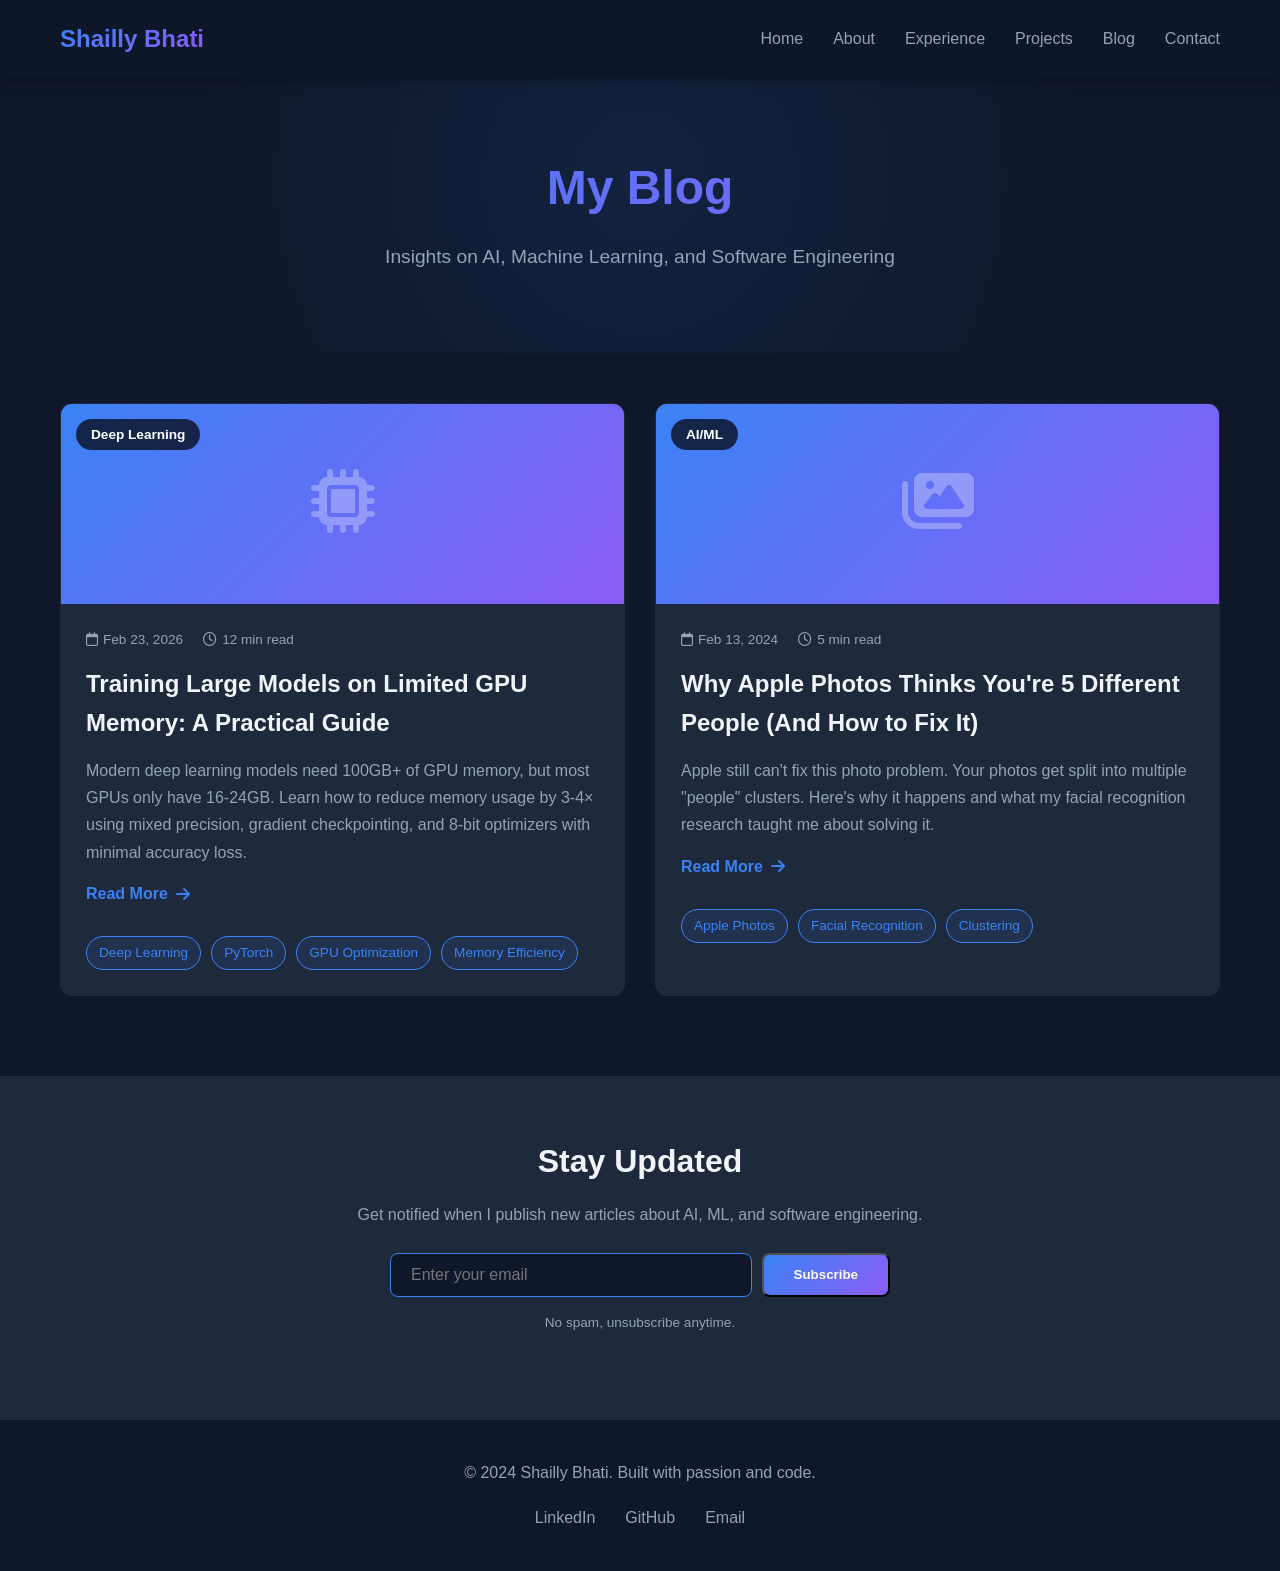
<file: blog.html>
<!DOCTYPE html>
<html lang="en">
<head>
    <meta charset="UTF-8">
    <meta name="viewport" content="width=device-width, initial-scale=1.0">
    <meta name="description" content="Shailly Bhati's Blog - AI, ML, and Software Engineering Insights">
    <title>Blog | Shailly Bhati</title>
    <link rel="stylesheet" href="css/style.css">
    <link rel="stylesheet" href="css/blog.css">
    <link rel="stylesheet" href="https://cdnjs.cloudflare.com/ajax/libs/font-awesome/6.4.0/css/all.min.css">
</head>
<body>
    <!-- Navigation -->
    <nav class="navbar">
        <div class="container">
            <div class="nav-brand">Shailly Bhati</div>
            <ul class="nav-menu">
                <li><a href="index.html#home" class="nav-link">Home</a></li>
                <li><a href="index.html#about" class="nav-link">About</a></li>
                <li><a href="index.html#experience" class="nav-link">Experience</a></li>
                <li><a href="index.html#projects" class="nav-link">Projects</a></li>
                <li><a href="blog.html" class="nav-link active">Blog</a></li>
                <li><a href="index.html#contact" class="nav-link">Contact</a></li>
            </ul>
            <div class="hamburger">
                <span></span>
                <span></span>
                <span></span>
            </div>
        </div>
    </nav>

    <!-- Blog Header -->
    <section class="blog-header">
        <div class="container">
            <h1>My Blog</h1>
            <p>Insights on AI, Machine Learning, and Software Engineering</p>
        </div>
    </section>

    <!-- Blog Posts Grid -->
    <section class="blog-posts">
        <div class="container">
            <div class="blog-grid">

                <!-- Blog Post 2 - NEW! -->
                <article class="blog-card">
                    <div class="blog-image">
                        <div class="blog-category">Deep Learning</div>
                        <div class="blog-placeholder">
                            <i class="fas fa-microchip"></i>
                        </div>
                    </div>
                    <div class="blog-content">
                        <div class="blog-meta">
                            <span><i class="far fa-calendar"></i> Feb 23, 2026</span>
                            <span><i class="far fa-clock"></i> 12 min read</span>
                        </div>
                        <h2>Training Large Models on Limited GPU Memory: A Practical Guide</h2>
                        <p>
                            Modern deep learning models need 100GB+ of GPU memory, but most GPUs only have 16-24GB.
                            Learn how to reduce memory usage by 3-4× using mixed precision, gradient checkpointing,
                            and 8-bit optimizers with minimal accuracy loss.
                        </p>
                        <a href="blog-post-2.html" class="read-more">
                            Read More <i class="fas fa-arrow-right"></i>
                        </a>
                        <div class="blog-tags">
                            <span class="tag">Deep Learning</span>
                            <span class="tag">PyTorch</span>
                            <span class="tag">GPU Optimization</span>
                            <span class="tag">Memory Efficiency</span>
                        </div>
                    </div>
                </article>

                <!-- Blog Post 1 -->
                <article class="blog-card">
                    <div class="blog-image">
                        <div class="blog-category">AI/ML</div>
                        <div class="blog-placeholder">
                            <i class="fas fa-images"></i>
                        </div>
                    </div>
                    <div class="blog-content">
                        <div class="blog-meta">
                            <span><i class="far fa-calendar"></i> Feb 13, 2024</span>
                            <span><i class="far fa-clock"></i> 5 min read</span>
                        </div>
                        <h2>Why Apple Photos Thinks You're 5 Different People (And How to Fix It)</h2>
                        <p>
                            Apple still can't fix this photo problem. Your photos get split into multiple "people" clusters.
                            Here's why it happens and what my facial recognition research taught me about solving it.
                        </p>
                        <a href="blog-post-1.html" class="read-more">
                            Read More <i class="fas fa-arrow-right"></i>
                        </a>
                        <div class="blog-tags">
                            <span class="tag">Apple Photos</span>
                            <span class="tag">Facial Recognition</span>
                            <span class="tag">Clustering</span>
                        </div>
                    </div>
                </article>

            </div>
        </div>
    </section>

    <!-- Newsletter Section -->
    <section class="newsletter">
        <div class="container">
            <div class="newsletter-content">
                <h2>Stay Updated</h2>
                <p>Get notified when I publish new articles about AI, ML, and software engineering.</p>
                <div class="newsletter-form">
                    <input type="email" placeholder="Enter your email" class="newsletter-input">
                    <button class="btn btn-primary">Subscribe</button>
                </div>
                <p class="newsletter-note">No spam, unsubscribe anytime.</p>
            </div>
        </div>
    </section>

    <!-- Footer -->
    <footer class="footer">
        <div class="container">
            <p>&copy; 2024 Shailly Bhati. Built with passion and code.</p>
            <div class="footer-links">
                <a href="https://www.linkedin.com/in/shailly-bhati" target="_blank">LinkedIn</a>
                <a href="https://github.com/Shellsss29" target="_blank">GitHub</a>
                <a href="mailto:shaillybhati72@gmail.com">Email</a>
            </div>
        </div>
    </footer>

    <script src="js/script.js"></script>
</body>
</html>
</file>
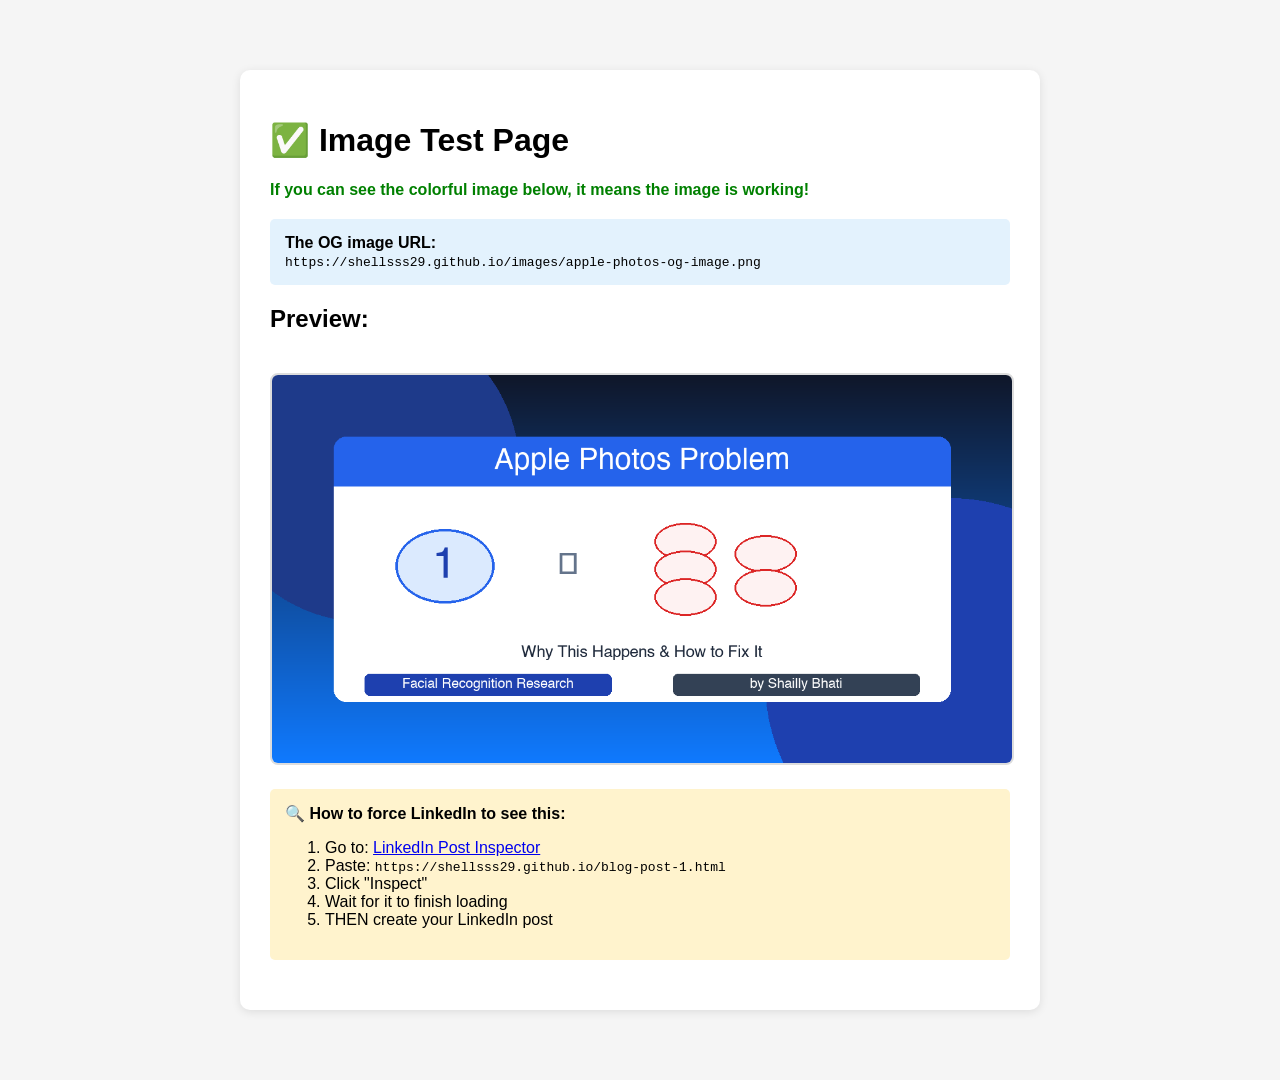
<file: og-test.html>
<!DOCTYPE html>
<html>
<head>
    <title>OG Test - Check if image loads</title>
    <style>
        body {
            font-family: Arial, sans-serif;
            max-width: 800px;
            margin: 50px auto;
            padding: 20px;
            background: #f5f5f5;
        }
        .test-card {
            background: white;
            padding: 30px;
            border-radius: 10px;
            box-shadow: 0 2px 10px rgba(0,0,0,0.1);
        }
        img {
            width: 100%;
            border: 2px solid #ddd;
            border-radius: 8px;
            margin-top: 20px;
        }
        .success {
            color: green;
            font-weight: bold;
        }
        .info {
            background: #e3f2fd;
            padding: 15px;
            border-radius: 5px;
            margin: 20px 0;
        }
    </style>
</head>
<body>
    <div class="test-card">
        <h1>✅ Image Test Page</h1>
        <p class="success">If you can see the colorful image below, it means the image is working!</p>

        <div class="info">
            <strong>The OG image URL:</strong><br>
            <code>https://shellsss29.github.io/images/apple-photos-og-image.png</code>
        </div>

        <h2>Preview:</h2>
        <img src="images/apple-photos-og-image.png" alt="LinkedIn Preview Image">

        <div class="info" style="background: #fff3cd; margin-top: 20px;">
            <strong>🔍 How to force LinkedIn to see this:</strong>
            <ol>
                <li>Go to: <a href="https://www.linkedin.com/post-inspector/" target="_blank">LinkedIn Post Inspector</a></li>
                <li>Paste: <code>https://shellsss29.github.io/blog-post-1.html</code></li>
                <li>Click "Inspect"</li>
                <li>Wait for it to finish loading</li>
                <li>THEN create your LinkedIn post</li>
            </ol>
        </div>
    </div>
</body>
</html>
</file>
<file: css/style.css>
/* ===== CSS RESET & BASE STYLES ===== */
* {
    margin: 0;
    padding: 0;
    box-sizing: border-box;
}

:root {
    --primary-color: #3b82f6;
    --secondary-color: #8b5cf6;
    --dark-bg: #0f172a;
    --dark-card: #1e293b;
    --text-primary: #f1f5f9;
    --text-secondary: #94a3b8;
    --accent: #06b6d4;
    --success: #10b981;
    --gradient: linear-gradient(135deg, var(--primary-color), var(--secondary-color));
}

html {
    scroll-behavior: smooth;
}

body {
    font-family: 'Inter', 'Segoe UI', Tahoma, Geneva, Verdana, sans-serif;
    line-height: 1.6;
    color: var(--text-primary);
    background-color: var(--dark-bg);
    overflow-x: hidden;
}

.container {
    max-width: 1200px;
    margin: 0 auto;
    padding: 0 20px;
}

section {
    padding: 80px 0;
}

.section-title {
    font-size: 2.5rem;
    font-weight: 700;
    text-align: center;
    margin-bottom: 50px;
    background: var(--gradient);
    -webkit-background-clip: text;
    -webkit-text-fill-color: transparent;
    background-clip: text;
}

/* ===== NAVIGATION ===== */
.navbar {
    position: fixed;
    top: 0;
    width: 100%;
    background: rgba(15, 23, 42, 0.95);
    backdrop-filter: blur(10px);
    z-index: 1000;
    box-shadow: 0 2px 10px rgba(0, 0, 0, 0.3);
}

.navbar .container {
    display: flex;
    justify-content: space-between;
    align-items: center;
    padding: 20px;
}

.nav-brand {
    font-size: 1.5rem;
    font-weight: 700;
    background: var(--gradient);
    -webkit-background-clip: text;
    -webkit-text-fill-color: transparent;
    background-clip: text;
}

.nav-menu {
    display: flex;
    list-style: none;
    gap: 30px;
}

.nav-link {
    color: var(--text-secondary);
    text-decoration: none;
    font-weight: 500;
    transition: color 0.3s;
}

.nav-link:hover {
    color: var(--primary-color);
}

.hamburger {
    display: none;
    flex-direction: column;
    cursor: pointer;
    gap: 5px;
}

.hamburger span {
    width: 25px;
    height: 3px;
    background: var(--text-primary);
    border-radius: 3px;
    transition: 0.3s;
}

/* ===== HERO SECTION ===== */
.hero {
    min-height: 100vh;
    display: flex;
    align-items: center;
    justify-content: center;
    position: relative;
    padding-top: 80px;
    background: radial-gradient(circle at 20% 50%, rgba(59, 130, 246, 0.1), transparent 50%),
                radial-gradient(circle at 80% 80%, rgba(139, 92, 246, 0.1), transparent 50%);
}

.hero-content {
    text-align: center;
    animation: fadeInUp 1s ease-out;
}

.hero-title {
    font-size: 3.5rem;
    font-weight: 700;
    margin-bottom: 10px;
}

.highlight {
    background: var(--gradient);
    -webkit-background-clip: text;
    -webkit-text-fill-color: transparent;
    background-clip: text;
}

.hero-subtitle {
    font-size: 1.8rem;
    color: var(--text-secondary);
    margin-bottom: 20px;
}

.hero-description {
    font-size: 1.2rem;
    color: var(--text-secondary);
    max-width: 600px;
    margin: 0 auto 40px;
}

.hero-buttons {
    display: flex;
    gap: 20px;
    justify-content: center;
    margin-bottom: 40px;
}

.btn {
    padding: 12px 30px;
    border-radius: 8px;
    text-decoration: none;
    font-weight: 600;
    transition: all 0.3s;
    display: inline-block;
}

.btn-primary {
    background: var(--gradient);
    color: white;
}

.btn-primary:hover {
    transform: translateY(-2px);
    box-shadow: 0 10px 20px rgba(59, 130, 246, 0.3);
}

.btn-secondary {
    background: transparent;
    border: 2px solid var(--primary-color);
    color: var(--primary-color);
}

.btn-secondary:hover {
    background: var(--primary-color);
    color: white;
}

.social-links {
    display: flex;
    gap: 20px;
    justify-content: center;
}

.social-links a {
    width: 50px;
    height: 50px;
    border-radius: 50%;
    background: var(--dark-card);
    display: flex;
    align-items: center;
    justify-content: center;
    color: var(--text-primary);
    font-size: 1.5rem;
    transition: all 0.3s;
}

.social-links a:hover {
    background: var(--gradient);
    transform: translateY(-5px);
}

.scroll-down {
    position: absolute;
    bottom: 30px;
    left: 50%;
    transform: translateX(-50%);
    animation: bounce 2s infinite;
}

.scroll-down a {
    color: var(--primary-color);
    font-size: 2rem;
}

/* ===== ABOUT SECTION ===== */
.about {
    background: var(--dark-card);
}

.about-text p {
    font-size: 1.1rem;
    color: var(--text-secondary);
    margin-bottom: 20px;
    max-width: 800px;
    margin-left: auto;
    margin-right: auto;
    text-align: center;
}

.stats {
    display: grid;
    grid-template-columns: repeat(auto-fit, minmax(150px, 1fr));
    gap: 30px;
    margin-top: 50px;
}

.stat {
    text-align: center;
    padding: 20px;
    background: var(--dark-bg);
    border-radius: 12px;
}

.stat h3 {
    font-size: 2.5rem;
    background: var(--gradient);
    -webkit-background-clip: text;
    -webkit-text-fill-color: transparent;
    background-clip: text;
    margin-bottom: 5px;
}

.stat p {
    color: var(--text-secondary);
}

/* ===== EXPERIENCE SECTION ===== */
.timeline {
    max-width: 900px;
    margin: 0 auto;
    position: relative;
}

.timeline::before {
    content: '';
    position: absolute;
    left: 20px;
    top: 0;
    bottom: 0;
    width: 2px;
    background: var(--primary-color);
}

.timeline-item {
    position: relative;
    margin-bottom: 50px;
    padding-left: 60px;
}

.timeline-dot {
    position: absolute;
    left: 11px;
    top: 0;
    width: 20px;
    height: 20px;
    border-radius: 50%;
    background: var(--primary-color);
    box-shadow: 0 0 0 4px var(--dark-bg), 0 0 0 8px var(--primary-color);
}

.timeline-content {
    background: var(--dark-card);
    padding: 30px;
    border-radius: 12px;
    transition: transform 0.3s;
}

.timeline-content:hover {
    transform: translateX(10px);
}

.timeline-header h3 {
    font-size: 1.5rem;
    margin-bottom: 10px;
}

.company {
    color: var(--primary-color);
    font-weight: 600;
    display: block;
    margin-bottom: 5px;
}

.duration, .location {
    color: var(--text-secondary);
    font-size: 0.9rem;
    margin-right: 15px;
}

.timeline-list {
    list-style: none;
    margin: 20px 0;
}

.timeline-list li {
    padding-left: 25px;
    position: relative;
    margin-bottom: 10px;
    color: var(--text-secondary);
}

.timeline-list li::before {
    content: '▹';
    position: absolute;
    left: 0;
    color: var(--primary-color);
}

.tags {
    display: flex;
    flex-wrap: wrap;
    gap: 10px;
    margin-top: 15px;
}

.tag {
    padding: 5px 12px;
    background: rgba(59, 130, 246, 0.1);
    border: 1px solid var(--primary-color);
    border-radius: 20px;
    font-size: 0.85rem;
    color: var(--primary-color);
}

/* ===== PROJECTS SECTION ===== */
.projects {
    background: var(--dark-card);
}

.projects-grid {
    display: grid;
    grid-template-columns: repeat(auto-fit, minmax(350px, 1fr));
    gap: 30px;
}

.project-card {
    background: var(--dark-bg);
    padding: 30px;
    border-radius: 12px;
    transition: all 0.3s;
    border: 1px solid transparent;
}

.project-card:hover {
    transform: translateY(-10px);
    border-color: var(--primary-color);
    box-shadow: 0 10px 30px rgba(59, 130, 246, 0.2);
}

.project-header {
    display: flex;
    align-items: center;
    gap: 15px;
    margin-bottom: 15px;
}

.project-icon {
    font-size: 2rem;
    color: var(--primary-color);
}

.project-header h3 {
    font-size: 1.5rem;
}

.project-subtitle {
    color: var(--accent);
    font-weight: 600;
    margin-bottom: 15px;
}

.project-description {
    color: var(--text-secondary);
    margin-bottom: 20px;
    line-height: 1.7;
}

.project-metrics {
    display: flex;
    justify-content: space-around;
    margin: 20px 0;
    padding: 20px;
    background: var(--dark-card);
    border-radius: 8px;
}

.metric {
    text-align: center;
}

.metric strong {
    display: block;
    font-size: 1.5rem;
    color: var(--success);
    margin-bottom: 5px;
}

.metric span {
    font-size: 0.85rem;
    color: var(--text-secondary);
}

.project-links {
    margin-top: 20px;
}

.project-link {
    display: inline-flex;
    align-items: center;
    gap: 8px;
    color: var(--primary-color);
    text-decoration: none;
    font-weight: 600;
    transition: color 0.3s;
}

.project-link:hover {
    color: var(--accent);
}

/* ===== SKILLS SECTION ===== */
.skills-grid {
    display: grid;
    grid-template-columns: repeat(auto-fit, minmax(300px, 1fr));
    gap: 30px;
}

.skill-category {
    background: var(--dark-card);
    padding: 30px;
    border-radius: 12px;
    transition: transform 0.3s;
}

.skill-category:hover {
    transform: translateY(-5px);
}

.skill-category h3 {
    display: flex;
    align-items: center;
    gap: 10px;
    margin-bottom: 20px;
    color: var(--primary-color);
}

.skill-category i {
    font-size: 1.5rem;
}

.skill-tags {
    display: flex;
    flex-wrap: wrap;
    gap: 10px;
}

.skill-tag {
    padding: 8px 15px;
    background: rgba(59, 130, 246, 0.1);
    border: 1px solid var(--primary-color);
    border-radius: 20px;
    font-size: 0.9rem;
    color: var(--text-primary);
    transition: all 0.3s;
}

.skill-tag:hover {
    background: var(--primary-color);
    transform: scale(1.05);
}

/* ===== CONTACT SECTION ===== */
.contact {
    background: var(--dark-card);
}

.contact-intro {
    text-align: center;
    color: var(--text-secondary);
    font-size: 1.1rem;
    max-width: 600px;
    margin: 0 auto 50px;
}

.contact-grid {
    display: grid;
    grid-template-columns: repeat(auto-fit, minmax(250px, 1fr));
    gap: 30px;
}

.contact-card {
    background: var(--dark-bg);
    padding: 40px 30px;
    border-radius: 12px;
    text-align: center;
    text-decoration: none;
    transition: all 0.3s;
    border: 1px solid transparent;
}

.contact-card:hover {
    border-color: var(--primary-color);
    transform: translateY(-5px);
}

.contact-card i {
    font-size: 3rem;
    color: var(--primary-color);
    margin-bottom: 20px;
}

.contact-card h3 {
    color: var(--text-primary);
    margin-bottom: 10px;
}

.contact-card p {
    color: var(--text-secondary);
}

/* ===== FOOTER ===== */
.footer {
    background: var(--dark-bg);
    padding: 40px 0;
    text-align: center;
    border-top: 1px solid var(--dark-card);
}

.footer p {
    color: var(--text-secondary);
    margin-bottom: 20px;
}

.footer-links {
    display: flex;
    justify-content: center;
    gap: 30px;
}

.footer-links a {
    color: var(--text-secondary);
    text-decoration: none;
    transition: color 0.3s;
}

.footer-links a:hover {
    color: var(--primary-color);
}

/* ===== ANIMATIONS ===== */
@keyframes fadeInUp {
    from {
        opacity: 0;
        transform: translateY(30px);
    }
    to {
        opacity: 1;
        transform: translateY(0);
    }
}

@keyframes bounce {
    0%, 20%, 50%, 80%, 100% {
        transform: translateY(0) translateX(-50%);
    }
    40% {
        transform: translateY(-10px) translateX(-50%);
    }
    60% {
        transform: translateY(-5px) translateX(-50%);
    }
}

/* ===== BLOG SECTION ===== */
.blog-section {
    background: var(--dark-bg);
}

.blog-preview {
    max-width: 800px;
    margin: 0 auto;
}

.blog-section .blog-card {
    background: var(--dark-card);
    border-radius: 12px;
    overflow: hidden;
    transition: all 0.3s;
    border: 1px solid transparent;
    display: grid;
    grid-template-columns: 300px 1fr;
    gap: 0;
}

.blog-section .blog-card:hover {
    transform: translateY(-5px);
    border-color: var(--primary-color);
    box-shadow: 0 10px 30px rgba(59, 130, 246, 0.2);
}

.blog-section .blog-image {
    position: relative;
    height: 100%;
    min-height: 250px;
    background: linear-gradient(135deg, var(--primary-color), var(--secondary-color));
    display: flex;
    align-items: center;
    justify-content: center;
}

.blog-section .blog-placeholder {
    font-size: 4rem;
    color: rgba(255, 255, 255, 0.3);
}

.blog-section .blog-category {
    position: absolute;
    top: 15px;
    left: 15px;
    background: rgba(0, 0, 0, 0.7);
    padding: 5px 15px;
    border-radius: 20px;
    font-size: 0.85rem;
    font-weight: 600;
    color: white;
}

.blog-section .blog-content {
    padding: 30px;
}

.blog-section .blog-meta {
    display: flex;
    gap: 20px;
    margin-bottom: 15px;
    font-size: 0.85rem;
    color: var(--text-secondary);
}

.blog-section .blog-meta span {
    display: flex;
    align-items: center;
    gap: 5px;
}

.blog-section .blog-content h3 {
    font-size: 1.5rem;
    margin-bottom: 15px;
    color: var(--text-primary);
}

.blog-section .blog-content p {
    color: var(--text-secondary);
    line-height: 1.7;
    margin-bottom: 20px;
}

.blog-section .blog-tags {
    display: flex;
    flex-wrap: wrap;
    gap: 10px;
    margin-top: 15px;
}

/* ===== RESPONSIVE DESIGN ===== */
@media (max-width: 768px) {
    .hamburger {
        display: flex;
    }

    .nav-menu {
        position: fixed;
        left: -100%;
        top: 70px;
        flex-direction: column;
        background-color: var(--dark-bg);
        width: 100%;
        text-align: center;
        transition: 0.3s;
        padding: 30px 0;
    }

    .nav-menu.active {
        left: 0;
    }

    .hero-title {
        font-size: 2.5rem;
    }

    .hero-subtitle {
        font-size: 1.3rem;
    }

    .hero-buttons {
        flex-direction: column;
        align-items: center;
    }

    .section-title {
        font-size: 2rem;
    }

    .projects-grid {
        grid-template-columns: 1fr;
    }

    .timeline::before {
        left: 10px;
    }

    .timeline-item {
        padding-left: 50px;
    }

    .timeline-dot {
        left: 1px;
    }

    .blog-section .blog-card {
        grid-template-columns: 1fr;
    }

    .blog-section .blog-image {
        min-height: 200px;
    }
}

@media (max-width: 480px) {
    .hero-title {
        font-size: 2rem;
    }

    .stats {
        grid-template-columns: 1fr 1fr;
    }

    .project-metrics {
        flex-direction: column;
        gap: 15px;
    }
}
</file>
<file: css/blog.css>
/* ===== BLOG STYLES ===== */

/* Blog Header */
.blog-header {
    padding: 150px 0 80px;
    text-align: center;
    background: radial-gradient(circle at 50% 50%, rgba(59, 130, 246, 0.1), transparent 70%);
}

.blog-header h1 {
    font-size: 3rem;
    background: var(--gradient);
    -webkit-background-clip: text;
    -webkit-text-fill-color: transparent;
    background-clip: text;
    margin-bottom: 15px;
}

.blog-header p {
    font-size: 1.2rem;
    color: var(--text-secondary);
}

/* Blog Posts Grid */
.blog-posts {
    padding: 50px 0 80px;
}

.blog-grid {
    display: grid;
    grid-template-columns: repeat(auto-fit, minmax(350px, 1fr));
    gap: 30px;
}

.blog-card {
    background: var(--dark-card);
    border-radius: 12px;
    overflow: hidden;
    transition: all 0.3s;
    border: 1px solid transparent;
}

.blog-card:hover {
    transform: translateY(-10px);
    border-color: var(--primary-color);
    box-shadow: 0 10px 30px rgba(59, 130, 246, 0.2);
}

.blog-image {
    position: relative;
    height: 200px;
    background: linear-gradient(135deg, var(--primary-color), var(--secondary-color));
    display: flex;
    align-items: center;
    justify-content: center;
}

.blog-placeholder {
    font-size: 4rem;
    color: rgba(255, 255, 255, 0.3);
}

.blog-category {
    position: absolute;
    top: 15px;
    left: 15px;
    background: rgba(0, 0, 0, 0.7);
    padding: 5px 15px;
    border-radius: 20px;
    font-size: 0.85rem;
    font-weight: 600;
    color: white;
}

.blog-content {
    padding: 25px;
}

.blog-meta {
    display: flex;
    gap: 20px;
    margin-bottom: 15px;
    font-size: 0.85rem;
    color: var(--text-secondary);
}

.blog-meta span {
    display: flex;
    align-items: center;
    gap: 5px;
}

.blog-content h2 {
    font-size: 1.5rem;
    margin-bottom: 15px;
    color: var(--text-primary);
}

.blog-content p {
    color: var(--text-secondary);
    line-height: 1.7;
    margin-bottom: 15px;
}

.read-more {
    display: inline-flex;
    align-items: center;
    gap: 8px;
    color: var(--primary-color);
    text-decoration: none;
    font-weight: 600;
    margin-bottom: 15px;
    transition: gap 0.3s;
}

.read-more:hover {
    gap: 12px;
}

.blog-tags {
    display: flex;
    flex-wrap: wrap;
    gap: 10px;
    margin-top: 15px;
}

/* Newsletter Section */
.newsletter {
    background: var(--dark-card);
    padding: 60px 0;
}

.newsletter-content {
    text-align: center;
    max-width: 600px;
    margin: 0 auto;
}

.newsletter-content h2 {
    font-size: 2rem;
    margin-bottom: 15px;
}

.newsletter-content p {
    color: var(--text-secondary);
    margin-bottom: 25px;
}

.newsletter-form {
    display: flex;
    gap: 10px;
    max-width: 500px;
    margin: 0 auto 15px;
}

.newsletter-input {
    flex: 1;
    padding: 12px 20px;
    border-radius: 8px;
    border: 1px solid var(--primary-color);
    background: var(--dark-bg);
    color: var(--text-primary);
    font-size: 1rem;
}

.newsletter-input:focus {
    outline: none;
    border-color: var(--accent);
}

.newsletter-note {
    font-size: 0.85rem;
    color: var(--text-secondary);
}

/* ===== BLOG POST PAGE ===== */

.blog-post-page {
    padding: 100px 0 50px;
}

.post-header {
    text-align: center;
    max-width: 800px;
    margin: 0 auto 50px;
    padding-bottom: 30px;
    border-bottom: 2px solid var(--dark-card);
}

.post-meta {
    display: flex;
    justify-content: center;
    gap: 20px;
    margin-bottom: 20px;
    flex-wrap: wrap;
}

.post-category {
    background: var(--primary-color);
    padding: 5px 15px;
    border-radius: 20px;
    font-size: 0.85rem;
    font-weight: 600;
}

.post-date, .post-read-time {
    color: var(--text-secondary);
    font-size: 0.9rem;
    display: flex;
    align-items: center;
    gap: 5px;
}

.post-header h1 {
    font-size: 2.5rem;
    margin-bottom: 15px;
    line-height: 1.2;
}

.post-subtitle {
    font-size: 1.2rem;
    color: var(--text-secondary);
    margin-bottom: 25px;
}

.author-info {
    display: flex;
    justify-content: center;
    align-items: center;
    gap: 15px;
}

.author-details {
    text-align: left;
    display: flex;
    flex-direction: column;
}

.author-details strong {
    color: var(--text-primary);
    font-size: 1rem;
}

.author-details span {
    color: var(--text-secondary);
    font-size: 0.85rem;
}

.post-content {
    max-width: 800px;
    margin: 0 auto;
    font-size: 1.1rem;
    line-height: 1.8;
    color: var(--text-secondary);
}

.post-content h2 {
    font-size: 1.8rem;
    color: var(--text-primary);
    margin-top: 40px;
    margin-bottom: 20px;
}

.post-content h3 {
    font-size: 1.4rem;
    color: var(--text-primary);
    margin-top: 30px;
    margin-bottom: 15px;
}

.post-content p {
    margin-bottom: 20px;
}

.post-content ul,
.post-content ol {
    margin: 20px 0;
    padding-left: 30px;
}

.post-content li {
    margin-bottom: 10px;
}

.post-content a {
    color: var(--primary-color);
    text-decoration: underline;
}

.post-content a:hover {
    color: var(--accent);
}

/* Callout Boxes */
.callout {
    padding: 20px 25px;
    border-radius: 8px;
    margin: 30px 0;
    border-left: 4px solid;
}

.callout-info {
    background: rgba(59, 130, 246, 0.1);
    border-color: var(--primary-color);
}

.callout-warning {
    background: rgba(251, 191, 36, 0.1);
    border-color: #fbbf24;
}

.callout-success {
    background: rgba(16, 185, 129, 0.1);
    border-color: var(--success);
}

.callout strong {
    color: var(--text-primary);
}

/* Code Blocks */
.code-block {
    background: #1e1e1e;
    border-radius: 8px;
    padding: 20px;
    margin: 25px 0;
    overflow-x: auto;
}

.code-block pre {
    margin: 0;
    color: #d4d4d4;
    font-family: 'Courier New', monospace;
    font-size: 0.9rem;
    line-height: 1.6;
}

.code-block code {
    color: #d4d4d4;
}

/* Post Tags */
.post-tags {
    margin-top: 50px;
    padding-top: 30px;
    border-top: 2px solid var(--dark-card);
}

.post-tags h3 {
    font-size: 1.2rem;
    margin-bottom: 15px;
}

/* Post Share */
.post-share {
    margin-top: 30px;
    padding: 25px;
    background: var(--dark-card);
    border-radius: 12px;
}

.post-share h3 {
    font-size: 1.2rem;
    margin-bottom: 15px;
}

.share-buttons {
    display: flex;
    gap: 15px;
    flex-wrap: wrap;
}

.share-btn {
    display: inline-flex;
    align-items: center;
    gap: 8px;
    padding: 10px 20px;
    background: var(--dark-bg);
    border: 1px solid var(--primary-color);
    border-radius: 8px;
    color: var(--text-primary);
    text-decoration: none;
    transition: all 0.3s;
}

.share-btn:hover {
    background: var(--primary-color);
    transform: translateY(-2px);
}

/* Post Featured Image */
.post-featured-image {
    max-width: 900px;
    margin: 0 auto 40px;
}

.post-featured-image img {
    width: 100%;
    border-radius: 12px;
    box-shadow: 0 10px 30px rgba(0, 0, 0, 0.3);
}

/* Blog Images */
.blog-image-container {
    margin: 40px 0;
    text-align: center;
}

.blog-image-container img {
    width: 100%;
    max-width: 100%;
    border-radius: 8px;
    box-shadow: 0 4px 6px rgba(0, 0, 0, 0.1);
}

.image-caption {
    margin-top: 12px;
    font-size: 0.9rem;
    color: var(--text-secondary);
    font-style: italic;
    text-align: center;
}

/* Post Navigation */
.post-navigation {
    max-width: 800px;
    margin: 50px auto 0;
    padding-top: 30px;
    border-top: 2px solid var(--dark-card);
}

/* ===== RESPONSIVE ===== */
@media (max-width: 768px) {
    .blog-header h1 {
        font-size: 2rem;
    }

    .blog-grid {
        grid-template-columns: 1fr;
    }

    .post-header h1 {
        font-size: 1.8rem;
    }

    .post-content {
        font-size: 1rem;
    }

    .newsletter-form {
        flex-direction: column;
    }

    .share-buttons {
        flex-direction: column;
    }
}
</file>
